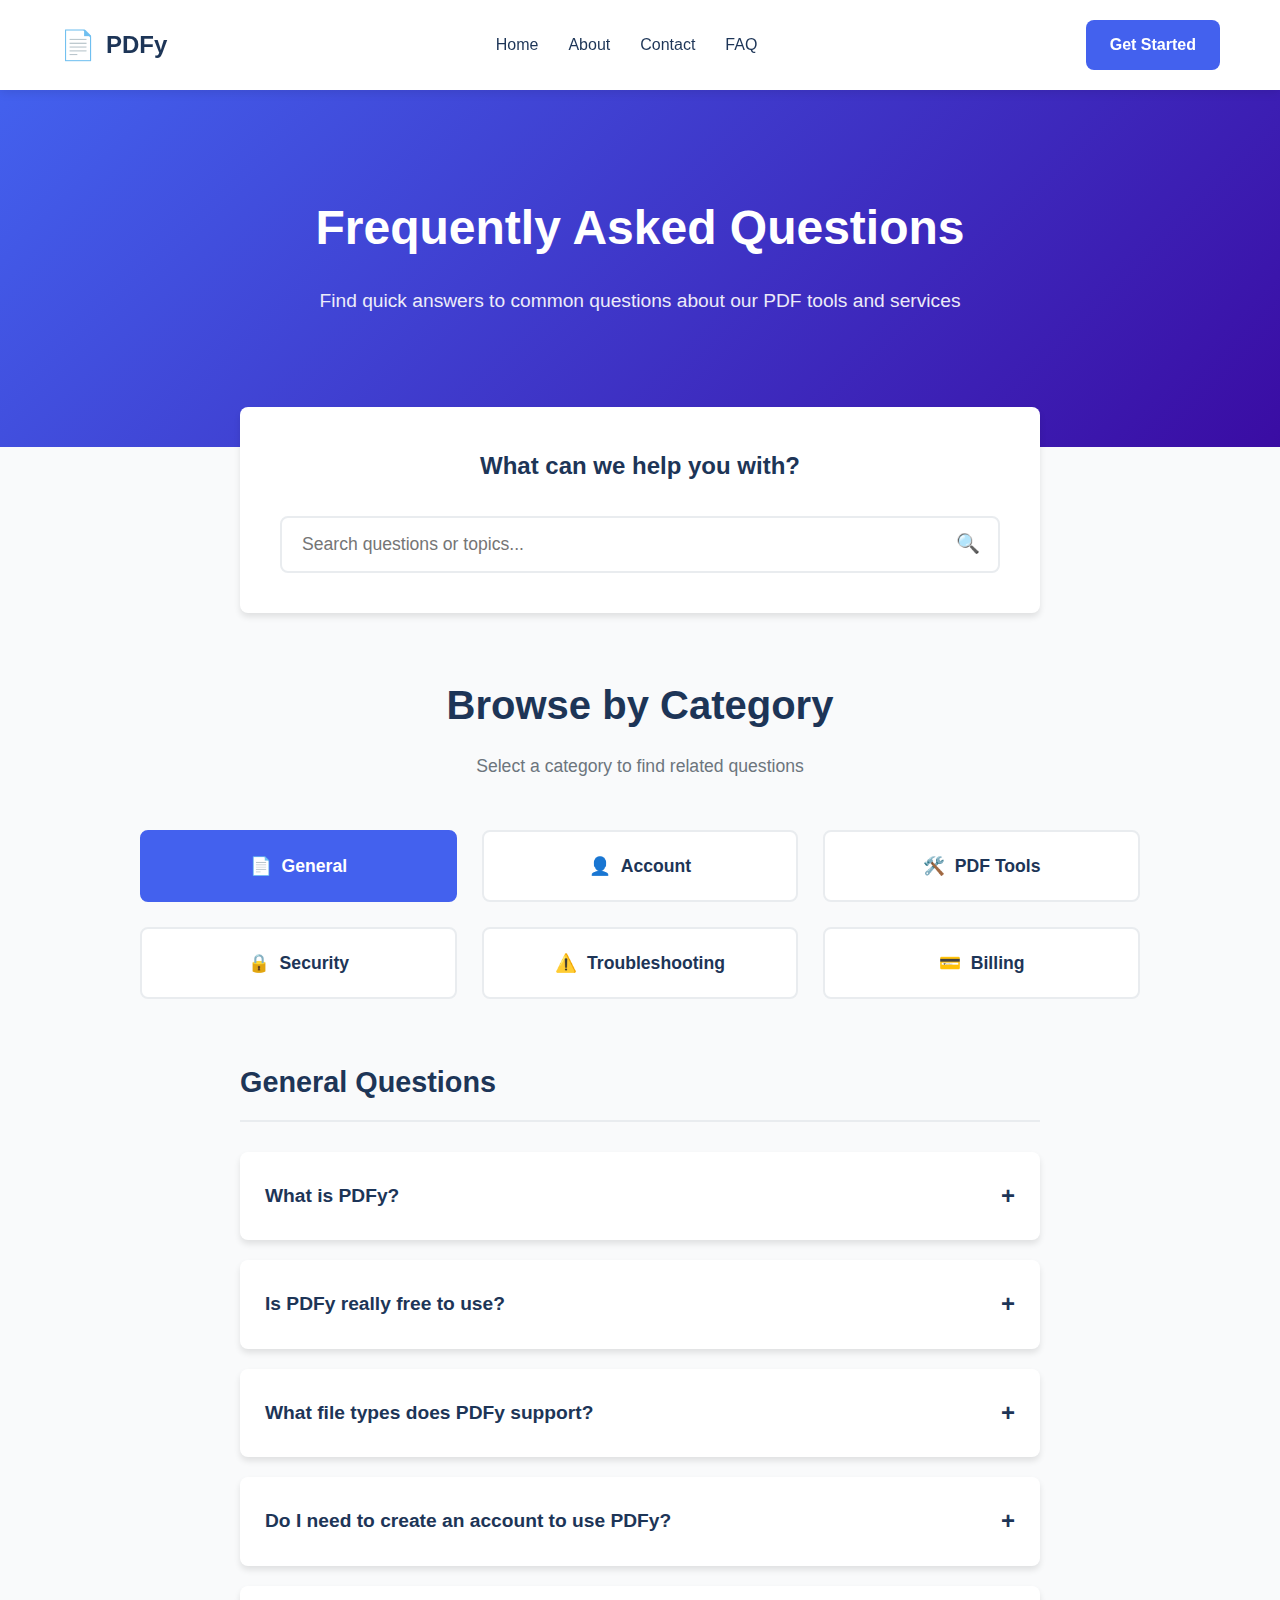
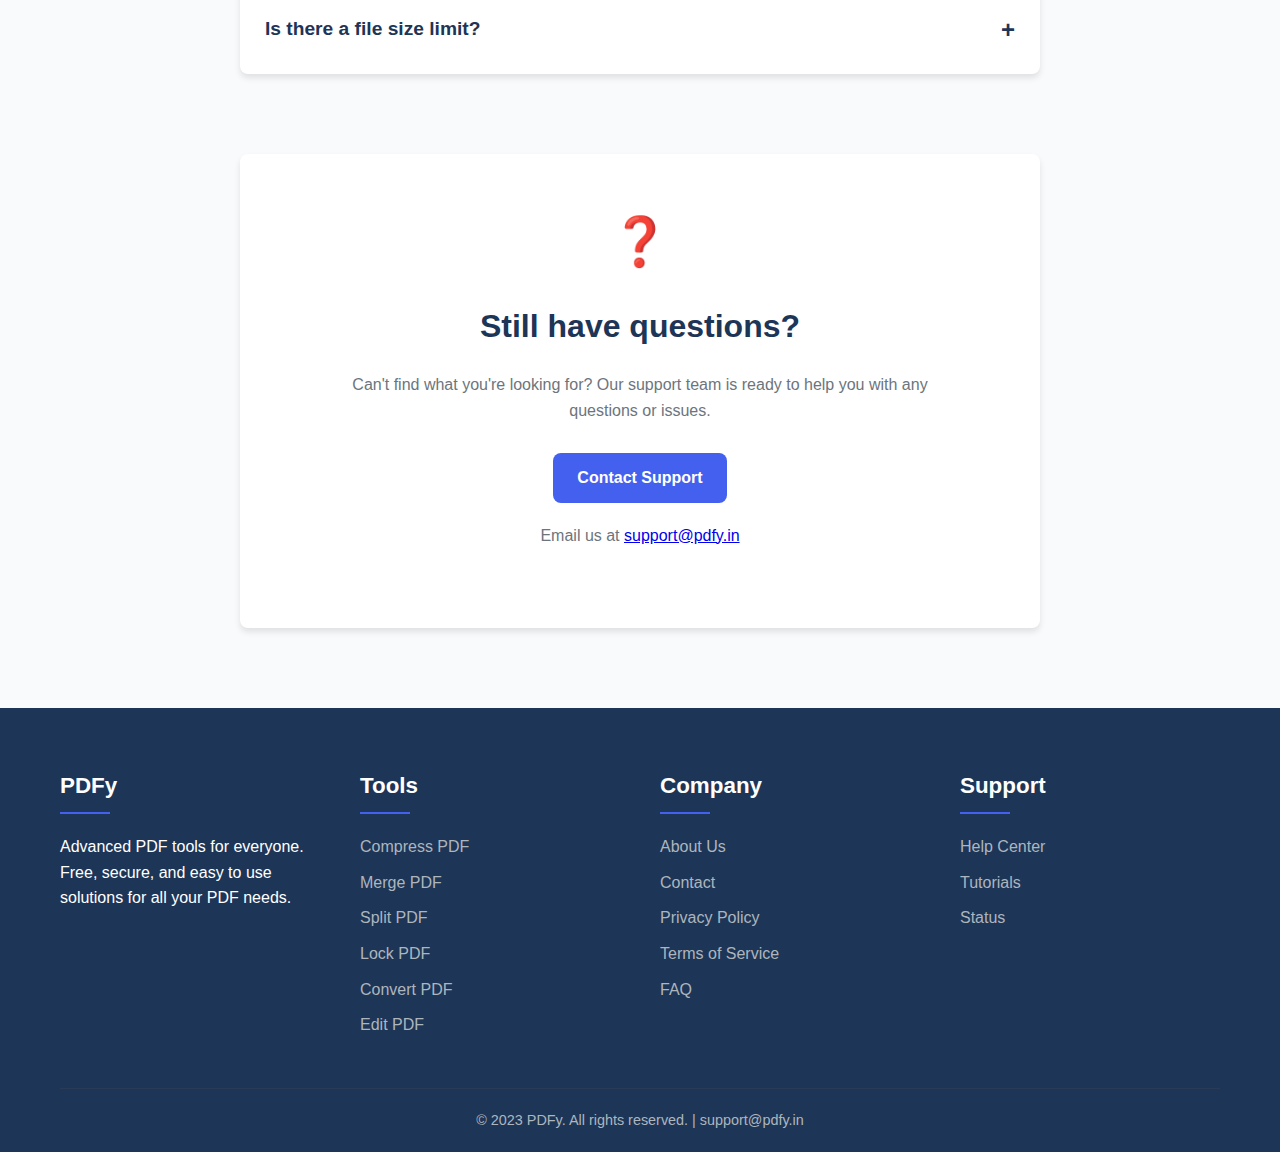
<file: templates/faq.html>
<!DOCTYPE html>
<html lang="en">
<head>
    <meta charset="UTF-8">
    <meta name="viewport" content="width=device-width, initial-scale=1.0">
    <title>Frequently Asked Questions | PDFy - PDF Tools</title>
    <meta name="description" content="Find answers to common questions about PDFy. Learn about our PDF tools, security, features, and account management.">
    <meta name="keywords" content="pdfy faq, pdf tools questions, pdf compression help, pdf merge faq, pdfy support">
    
    <!-- Open Graph / Facebook -->
    <meta property="og:type" content="website">
    <meta property="og:title" content="Frequently Asked Questions | PDFy - PDF Tools">
    <meta property="og:description" content="Get answers to common questions about compressing, merging, converting, and editing PDF files with PDFy.">
    
    <!-- Twitter -->
    <meta property="twitter:card" content="summary_large_image">
    <meta property="twitter:title" content="Frequently Asked Questions | PDFy - PDF Tools">
    <meta property="twitter:description" content="Find solutions and information about all PDFy tools in our comprehensive FAQ section.">
    
    <style>
        :root {
            --primary: #4361ee;
            --primary-dark: #3a56d4;
            --secondary: #f72585;
            --dark: #1d3557;
            --light: #f8f9fa;
            --gray: #6c757d;
            --light-gray: #e9ecef;
            --border-radius: 8px;
            --box-shadow: 0 4px 6px rgba(0, 0, 0, 0.1);
            --transition: all 0.3s ease;
        }
        
        * {
            margin: 0;
            padding: 0;
            box-sizing: border-box;
        }
        
        body {
            font-family: 'Segoe UI', Tahoma, Geneva, Verdana, sans-serif;
            line-height: 1.6;
            color: #333;
            background-color: #f9fafb;
        }
        
        .container {
            width: 100%;
            max-width: 1200px;
            margin: 0 auto;
            padding: 0 20px;
        }
        
        /* Header Styles */
        header {
            background-color: white;
            box-shadow: 0 2px 10px rgba(0, 0, 0, 0.1);
            position: sticky;
            top: 0;
            z-index: 100;
        }
        
        .navbar {
            display: flex;
            justify-content: space-between;
            align-items: center;
            padding: 20px 0;
        }
        
        .logo {
            display: flex;
            align-items: center;
            text-decoration: none;
            font-weight: 700;
            font-size: 1.5rem;
            color: var(--dark);
        }
        
        .logo-icon {
            margin-right: 10px;
            font-size: 1.8rem;
        }
        
        .nav-links {
            display: flex;
            gap: 30px;
        }
        
        .nav-links a {
            text-decoration: none;
            color: var(--dark);
            font-weight: 500;
            transition: var(--transition);
        }
        
        .nav-links a:hover {
            color: var(--primary);
        }
        
        .btn {
            display: inline-block;
            padding: 12px 24px;
            border-radius: var(--border-radius);
            text-decoration: none;
            font-weight: 600;
            cursor: pointer;
            transition: var(--transition);
            text-align: center;
            border: none;
        }
        
        .btn-primary {
            background-color: var(--primary);
            color: white;
        }
        
        .btn-primary:hover {
            background-color: var(--primary-dark);
            transform: translateY(-2px);
        }
        
        .btn-outline {
            background-color: transparent;
            border: 2px solid var(--primary);
            color: var(--primary);
        }
        
        .btn-outline:hover {
            background-color: var(--primary);
            color: white;
        }
        
        /* FAQ Hero Section */
        .faq-hero {
            background: linear-gradient(135deg, #4361ee 0%, #3a0ca3 100%);
            color: white;
            padding: 100px 0;
            text-align: center;
        }
        
        .faq-hero h1 {
            font-size: 3rem;
            margin-bottom: 20px;
            font-weight: 800;
        }
        
        .faq-hero p {
            font-size: 1.2rem;
            max-width: 700px;
            margin: 0 auto 30px;
            opacity: 0.9;
        }
        
        /* Search Section */
        .search-section {
            background: white;
            border-radius: var(--border-radius);
            padding: 40px;
            margin: -40px auto 60px;
            max-width: 800px;
            box-shadow: var(--box-shadow);
            position: relative;
            z-index: 10;
        }
        
        .search-container {
            position: relative;
        }
        
        .search-input {
            width: 100%;
            padding: 16px 20px;
            border: 2px solid var(--light-gray);
            border-radius: var(--border-radius);
            font-size: 1.1rem;
            padding-right: 50px;
            transition: var(--transition);
        }
        
        .search-input:focus {
            border-color: var(--primary);
            outline: none;
            box-shadow: 0 0 0 3px rgba(67, 97, 238, 0.2);
        }
        
        .search-icon {
            position: absolute;
            right: 20px;
            top: 50%;
            transform: translateY(-50%);
            color: var(--gray);
            font-size: 1.2rem;
        }
        
        /* FAQ Categories */
        .categories-section {
            margin-bottom: 60px;
        }
        
        .section-title {
            text-align: center;
            margin-bottom: 50px;
        }
        
        .section-title h2 {
            font-size: 2.5rem;
            color: var(--dark);
            margin-bottom: 15px;
        }
        
        .section-title p {
            color: var(--gray);
            font-size: 1.1rem;
            max-width: 700px;
            margin: 0 auto;
        }
        
        .categories-grid {
            display: grid;
            grid-template-columns: repeat(auto-fit, minmax(250px, 1fr));
            gap: 25px;
            max-width: 1000px;
            margin: 0 auto;
        }
        
        .category-btn {
            background: white;
            border: 2px solid var(--light-gray);
            border-radius: var(--border-radius);
            padding: 20px;
            text-align: center;
            font-weight: 600;
            font-size: 1.1rem;
            color: var(--dark);
            cursor: pointer;
            transition: var(--transition);
            display: flex;
            align-items: center;
            justify-content: center;
            gap: 10px;
        }
        
        .category-btn.active, .category-btn:hover {
            background-color: var(--primary);
            color: white;
            border-color: var(--primary);
        }
        
        /* FAQ Content */
        .faq-container {
            max-width: 800px;
            margin: 0 auto 80px;
        }
        
        .faq-category-title {
            font-size: 1.8rem;
            margin-bottom: 30px;
            color: var(--dark);
            padding-bottom: 15px;
            border-bottom: 2px solid var(--light-gray);
        }
        
        .faq-item {
            background: white;
            border-radius: var(--border-radius);
            margin-bottom: 20px;
            box-shadow: var(--box-shadow);
            overflow: hidden;
        }
        
        .faq-question {
            padding: 25px;
            font-size: 1.2rem;
            font-weight: 600;
            color: var(--dark);
            cursor: pointer;
            display: flex;
            justify-content: space-between;
            align-items: center;
            transition: var(--transition);
        }
        
        .faq-question:hover {
            background-color: rgba(67, 97, 238, 0.05);
        }
        
        .faq-answer {
            padding: 0 25px;
            max-height: 0;
            overflow: hidden;
            transition: max-height 0.3s ease, padding 0.3s ease;
        }
        
        .faq-answer-content {
            padding-bottom: 25px;
            color: #444;
        }
        
        .faq-answer.active {
            padding: 0 25px;
            max-height: 1000px;
        }
        
        .faq-icon {
            font-size: 1.5rem;
            transition: var(--transition);
            min-width: 30px;
            text-align: right;
        }
        
        .faq-icon.active {
            transform: rotate(45deg);
        }
        
        /* Contact Support */
        .support-section {
            background: white;
            border-radius: var(--border-radius);
            padding: 50px;
            box-shadow: var(--box-shadow);
            max-width: 800px;
            margin: 0 auto;
            text-align: center;
        }
        
        .support-icon {
            font-size: 3rem;
            color: var(--primary);
            margin-bottom: 20px;
        }
        
        .support-section h2 {
            font-size: 2rem;
            margin-bottom: 20px;
            color: var(--dark);
        }
        
        .support-section p {
            color: var(--gray);
            margin-bottom: 30px;
            max-width: 600px;
            margin-left: auto;
            margin-right: auto;
        }
        
        /* Footer */
        footer {
            background-color: var(--dark);
            color: white;
            padding: 60px 0 20px;
            margin-top: 80px;
        }
        
        .footer-grid {
            display: grid;
            grid-template-columns: repeat(auto-fit, minmax(250px, 1fr));
            gap: 40px;
            margin-bottom: 40px;
        }
        
        .footer-col h3 {
            font-size: 1.4rem;
            margin-bottom: 20px;
            position: relative;
            padding-bottom: 10px;
        }
        
        .footer-col h3::after {
            content: '';
            position: absolute;
            bottom: 0;
            left: 0;
            width: 50px;
            height: 2px;
            background-color: var(--primary);
        }
        
        .footer-links {
            list-style: none;
        }
        
        .footer-links li {
            margin-bottom: 10px;
        }
        
        .footer-links a {
            color: #adb5bd;
            text-decoration: none;
            transition: var(--transition);
        }
        
        .footer-links a:hover {
            color: white;
            padding-left: 5px;
        }
        
        .copyright {
            text-align: center;
            padding-top: 20px;
            border-top: 1px solid #2b3a57;
            color: #adb5bd;
            font-size: 0.9rem;
        }
        
        /* Responsive Design */
        @media (max-width: 992px) {
            .faq-hero h1 {
                font-size: 2.5rem;
            }
        }
        
        @media (max-width: 768px) {
            .nav-links {
                display: none;
            }
            
            .faq-hero {
                padding: 70px 0;
            }
            
            .faq-hero h1 {
                font-size: 2rem;
            }
            
            .section-title h2 {
                font-size: 2rem;
            }
            
            .search-section {
                padding: 30px 20px;
            }
            
            .support-section {
                padding: 30px;
            }
        }
        
        @media (max-width: 480px) {
            .faq-hero {
                padding: 50px 0;
            }
            
            .faq-question {
                padding: 20px;
                font-size: 1.1rem;
            }
            
            .faq-answer-content {
                font-size: 0.95rem;
            }
        }
    </style>
</head>
<body>
    <!-- Header Section -->
    <header>
        <div class="container">
            <div class="navbar">
                <a href="index.html" class="logo">
                    <span class="logo-icon">📄</span>
                    <span>PDFy</span>
                </a>
                <div class="nav-links">
                    <a href="index.html">Home</a>
                    <a href="about.html">About</a>
                    <a href="contact.html">Contact</a>
                    <a href="faq.html">FAQ</a>
                </div>
                <div>
                    <a href="index.html" class="btn btn-primary">Get Started</a>
                </div>
            </div>
        </div>
    </header>

    <!-- FAQ Hero Section -->
    <section class="faq-hero">
        <div class="container">
            <h1>Frequently Asked Questions</h1>
            <p>Find quick answers to common questions about our PDF tools and services</p>
        </div>
    </section>

    <!-- Search Section -->
    <section class="container">
        <div class="search-section">
            <h2 style="text-align: center; margin-bottom: 30px; color: var(--dark);">What can we help you with?</h2>
            <div class="search-container">
                <input type="text" class="search-input" placeholder="Search questions or topics...">
                <span class="search-icon">🔍</span>
            </div>
        </div>
    </section>

    <!-- FAQ Categories -->
    <section class="categories-section">
        <div class="container">
            <div class="section-title">
                <h2>Browse by Category</h2>
                <p>Select a category to find related questions</p>
            </div>
            
            <div class="categories-grid">
                <div class="category-btn active" data-category="general">
                    <span>📄</span> General
                </div>
                <div class="category-btn" data-category="account">
                    <span>👤</span> Account
                </div>
                <div class="category-btn" data-category="tools">
                    <span>🛠️</span> PDF Tools
                </div>
                <div class="category-btn" data-category="security">
                    <span>🔒</span> Security
                </div>
                <div class="category-btn" data-category="troubleshooting">
                    <span>⚠️</span> Troubleshooting
                </div>
                <div class="category-btn" data-category="billing">
                    <span>💳</span> Billing
                </div>
            </div>
        </div>
    </section>

    <!-- FAQ Content -->
    <section class="container">
        <div class="faq-container">
            <!-- General Questions -->
            <div class="faq-category" id="general-category">
                <h3 class="faq-category-title">General Questions</h3>
                
                <div class="faq-item">
                    <div class="faq-question">
                        What is PDFy?
                        <span class="faq-icon">+</span>
                    </div>
                    <div class="faq-answer">
                        <div class="faq-answer-content">
                            PDFy is a free online platform that provides a suite of tools for working with PDF documents. Our tools include PDF compression, merging, splitting, conversion, editing, and security features. All tools are accessible directly in your web browser with no installation required.
                        </div>
                    </div>
                </div>
                
                <div class="faq-item">
                    <div class="faq-question">
                        Is PDFy really free to use?
                        <span class="faq-icon">+</span>
                    </div>
                    <div class="faq-answer">
                        <div class="faq-answer-content">
                            Yes, PDFy is completely free to use. We offer all our core PDF tools without any cost, registration requirements, or watermarks on your documents. We may offer premium features in the future, but our current toolset will remain free.
                        </div>
                    </div>
                </div>
                
                <div class="faq-item">
                    <div class="faq-question">
                        What file types does PDFy support?
                        <span class="faq-icon">+</span>
                    </div>
                    <div class="faq-answer">
                        <div class="faq-answer-content">
                            PDFy supports a wide range of file formats including:
                            <ul style="margin: 15px 0 15px 30px;">
                                <li>PDF (Portable Document Format)</li>
                                <li>DOC and DOCX (Microsoft Word)</li>
                                <li>PPT and PPTX (Microsoft PowerPoint)</li>
                                <li>XLS and XLSX (Microsoft Excel)</li>
                                <li>JPG, JPEG, PNG (Image formats)</li>
                                <li>TXT (Plain Text)</li>
                            </ul>
                            Our conversion tools allow you to convert between these formats.
                        </div>
                    </div>
                </div>
                
                <div class="faq-item">
                    <div class="faq-question">
                        Do I need to create an account to use PDFy?
                        <span class="faq-icon">+</span>
                    </div>
                    <div class="faq-answer">
                        <div class="faq-answer-content">
                            No, you don't need to create an account to use PDFy's core features. You can upload, process, and download your files without any registration. If we introduce premium features in the future, account creation might be required for those specific features, but the basic tools will remain accessible without an account.
                        </div>
                    </div>
                </div>
                
                <div class="faq-item">
                    <div class="faq-question">
                        Is there a file size limit?
                        <span class="faq-icon">+</span>
                    </div>
                    <div class="faq-answer">
                        <div class="faq-answer-content">
                            Yes, for optimal performance, we currently have a file size limit of 100MB per file. This limit applies to both individual files and the total size when processing multiple files simultaneously. If you need to process larger files, you can split them into smaller parts using our split tool.
                        </div>
                    </div>
                </div>
            </div>
            
            <!-- PDF Tools Questions -->
            <div class="faq-category" id="tools-category" style="display: none;">
                <h3 class="faq-category-title">PDF Tools</h3>
                
                <div class="faq-item">
                    <div class="faq-question">
                        How do I compress a PDF file?
                        <span class="faq-icon">+</span>
                    </div>
                    <div class="faq-answer">
                        <div class="faq-answer-content">
                            To compress a PDF file:
                            <ol style="margin: 15px 0 15px 30px;">
                                <li>Go to the Compress PDF tool on our website</li>
                                <li>Upload your PDF file (drag and drop or click to browse)</li>
                                <li>Select your desired compression level (low, medium, high)</li>
                                <li>Click the "Compress PDF" button</li>
                                <li>Download your compressed file when processing is complete</li>
                            </ol>
                            The compression process typically takes just a few seconds, depending on file size.
                        </div>
                    </div>
                </div>
                
                <div class="faq-item">
                    <div class="faq-question">
                        How can I merge multiple PDF files?
                        <span class="faq-icon">+</span>
                    </div>
                    <div class="faq-answer">
                        <div class="faq-answer-content">
                            To merge PDF files:
                            <ol style="margin: 15px 0 15px 30px;">
                                <li>Navigate to the Merge PDF tool</li>
                                <li>Upload all PDF files you want to merge (you can upload multiple files at once)</li>
                                <li>Arrange the files in your desired order</li>
                                <li>Click the "Merge PDF" button</li>
                                <li>Download your merged PDF document</li>
                            </ol>
                            You can merge up to 20 PDF files at once with a total size limit of 100MB.
                        </div>
                    </div>
                </div>
                
                <div class="faq-item">
                    <div class="faq-question">
                        Can I convert a PDF to Word document?
                        <span class="faq-icon">+</span>
                    </div>
                    <div class="faq-answer">
                        <div class="faq-answer-content">
                            Yes, you can easily convert PDF files to Word format:
                            <ol style="margin: 15px 0 15px 30px;">
                                <li>Go to the Convert PDF tool</li>
                                <li>Upload your PDF file</li>
                                <li>Select "Word Document (.docx)" as the output format</li>
                                <li>Click the "Convert" button</li>
                                <li>Download your converted Word document</li>
                            </ol>
                            Our converter preserves text formatting, images, and layout as accurately as possible.
                        </div>
                    </div>
                </div>
                
                <div class="faq-item">
                    <div class="faq-question">
                        How do I protect a PDF with a password?
                        <span class="faq-icon">+</span>
                    </div>
                    <div class="faq-answer">
                        <div class="faq-answer-content">
                            To password-protect a PDF:
                            <ol style="margin: 15px 0 15px 30px;">
                                <li>Access the Lock PDF tool</li>
                                <li>Upload your PDF file</li>
                                <li>Enter a strong password (twice for confirmation)</li>
                                <li>Set permissions (printing, copying text, etc.) if desired</li>
                                <li>Click "Protect PDF"</li>
                                <li>Download your secured PDF file</li>
                            </ol>
                            Remember to keep your password safe - we don't store it and can't recover it if lost.
                        </div>
                    </div>
                </div>
                
                <div class="faq-item">
                    <div class="faq-question">
                        Can I edit text in a PDF document?
                        <span class="faq-icon">+</span>
                    </div>
                    <div class="faq-answer">
                        <div class="faq-answer-content">
                            Yes, with our Edit PDF tool you can:
                            <ul style="margin: 15px 0 15px 30px;">
                                <li>Add, edit, or delete text</li>
                                <li>Insert images and shapes</li>
                                <li>Highlight or underline text</li>
                                <li>Add annotations and comments</li>
                                <li>Insert or remove pages</li>
                            </ul>
                            Simply upload your PDF, make your edits using our intuitive editor, and download the modified document. Note that editing scanned PDFs requires OCR technology which is currently not available in our free version.
                        </div>
                    </div>
                </div>
            </div>
            
            <!-- Security Questions -->
            <div class="faq-category" id="security-category" style="display: none;">
                <h3 class="faq-category-title">Security & Privacy</h3>
                
                <div class="faq-item">
                    <div class="faq-question">
                        Is my data secure with PDFy?
                        <span class="faq-icon">+</span>
                    </div>
                    <div class="faq-answer">
                        <div class="faq-answer-content">
                            Absolutely. We take security seriously:
                            <ul style="margin: 15px 0 15px 30px;">
                                <li>All file transfers use SSL encryption</li>
                                <li>Uploaded files are stored on secure servers with limited access</li>
                                <li>Files are automatically deleted within 1 hour after processing</li>
                                <li>We never share your files with third parties</li>
                                <li>We don't scan or analyze your document content</li>
                            </ul>
                            You can read more in our <a href="privacy.html">Privacy Policy</a>.
                        </div>
                    </div>
                </div>
                
                <div class="faq-item">
                    <div class="faq-question">
                        How long do you keep my files?
                        <span class="faq-icon">+</span>
                    </div>
                    <div class="faq-answer">
                        <div class="faq-answer-content">
                            We automatically delete all uploaded files and processed output within 1 hour after processing completes. We don't archive or store your documents long-term. Our system is designed to process files temporarily and then permanently remove them from our servers.
                        </div>
                    </div>
                </div>
                
                <div class="faq-item">
                    <div class="faq-question">
                        Can you access the content of my PDF files?
                        <span class="faq-icon">+</span>
                    </div>
                    <div class="faq-answer">
                        <div class="faq-answer-content">
                            No, we do not access, read, or analyze the content of your documents. Our systems process files automatically without human interaction. We only access metadata necessary for processing (file type, size, etc.), not the actual content of your documents.
                        </div>
                    </div>
                </div>
            </div>
            
            <!-- Troubleshooting Questions -->
            <div class="faq-category" id="troubleshooting-category" style="display: none;">
                <h3 class="faq-category-title">Troubleshooting</h3>
                
                <div class="faq-item">
                    <div class="faq-question">
                        Why won't my file upload?
                        <span class="faq-icon">+</span>
                    </div>
                    <div class="faq-answer">
                        <div class="faq-answer-content">
                            If you're having trouble uploading files:
                            <ul style="margin: 15px 0 15px 30px;">
                                <li><strong>Check file size:</strong> Ensure your file is under 100MB</li>
                                <li><strong>Check file type:</strong> We support PDF, DOC/DOCX, PPT/PPTX, XLS/XLSX, JPG, PNG</li>
                                <li><strong>Browser issues:</strong> Try updating your browser or using a different browser</li>
                                <li><strong>Internet connection:</strong> Ensure you have a stable connection</li>
                                <li><strong>Firewall/ad blockers:</strong> Disable temporarily to see if they're causing issues</li>
                            </ul>
                            If problems persist, please contact our support team.
                        </div>
                    </div>
                </div>
                
                <div class="faq-item">
                    <div class="faq-question">
                        Why is my processed file taking so long to download?
                        <span class="faq-icon">+</span>
                    </div>
                    <div class="faq-answer">
                        <div class="faq-answer-content">
                            Slow downloads can be caused by:
                            <ul style="margin: 15px 0 15px 30px;">
                                <li><strong>Large file size:</strong> Even compressed files can be substantial</li>
                                <li><strong>Internet speed:</strong> Check your connection speed</li>
                                <li><strong>Browser issues:</strong> Try a different browser or clear cache</li>
                                <li><strong>Server load:</strong> During peak times, downloads might be slower</li>
                            </ul>
                            If the download fails, try again after a few minutes. The file remains available for 1 hour after processing.
                        </div>
                    </div>
                </div>
            </div>
        </div>
    </section>

    <!-- Contact Support -->
    <section class="container">
        <div class="support-section">
            <div class="support-icon">❓</div>
            <h2>Still have questions?</h2>
            <p>Can't find what you're looking for? Our support team is ready to help you with any questions or issues.</p>
            <a href="contact.html" class="btn btn-primary">Contact Support</a>
            <p style="margin-top: 20px; font-size: 1rem;">Email us at <a href="mailto:support@pdfy.in">support@pdfy.in</a></p>
        </div>
    </section>

    <!-- Footer -->
    <footer>
        <div class="container">
            <div class="footer-grid">
                <div class="footer-col">
                    <h3>PDFy</h3>
                    <p>Advanced PDF tools for everyone. Free, secure, and easy to use solutions for all your PDF needs.</p>
                </div>
                
                <div class="footer-col">
                    <h3>Tools</h3>
                    <ul class="footer-links">
                        <li><a href="index.html">Compress PDF</a></li>
                        <li><a href="index.html">Merge PDF</a></li>
                        <li><a href="index.html">Split PDF</a></li>
                        <li><a href="index.html">Lock PDF</a></li>
                        <li><a href="index.html">Convert PDF</a></li>
                        <li><a href="index.html">Edit PDF</a></li>
                    </ul>
                </div>
                
                <div class="footer-col">
                    <h3>Company</h3>
                    <ul class="footer-links">
                        <li><a href="about.html">About Us</a></li>
                        <li><a href="contact.html">Contact</a></li>
                        <li><a href="privacy.html">Privacy Policy</a></li>
                        <li><a href="terms.html">Terms of Service</a></li>
                        <li><a href="faq.html">FAQ</a></li>
                    </ul>
                </div>
                
                <div class="footer-col">
                    <h3>Support</h3>
                    <ul class="footer-links">
                        <li><a href="help.html">Help Center</a></li>
                        <li><a href="#">Tutorials</a></li>
                        <li><a href="#">Status</a></li>
                    </ul>
                </div>
            </div>
            
            <div class="copyright">
                <p>&copy; 2023 PDFy. All rights reserved. | support@pdfy.in</p>
            </div>
        </div>
    </footer>

    <script>
        // FAQ toggle functionality
        document.querySelectorAll('.faq-question').forEach(question => {
            question.addEventListener('click', () => {
                const answer = question.nextElementSibling;
                const icon = question.querySelector('.faq-icon');
                
                answer.classList.toggle('active');
                icon.classList.toggle('active');
            });
        });
        
        // Category switching
        const categoryButtons = document.querySelectorAll('.category-btn');
        const categorySections = {
            'general': document.getElementById('general-category'),
            'tools': document.getElementById('tools-category'),
            'security': document.getElementById('security-category'),
            'troubleshooting': document.getElementById('troubleshooting-category')
        };
        
        categoryButtons.forEach(button => {
            button.addEventListener('click', () => {
                const category = button.getAttribute('data-category');
                
                // Update active button
                categoryButtons.forEach(btn => btn.classList.remove('active'));
                button.classList.add('active');
                
                // Show selected category, hide others
                Object.values(categorySections).forEach(section => {
                    section.style.display = 'none';
                });
                
                if (categorySections[category]) {
                    categorySections[category].style.display = 'block';
                }
            });
        });
        
        // Search functionality
        document.querySelector('.search-input').addEventListener('keyup', function(e) {
            if (e.key === 'Enter') {
                const searchTerm = this.value.toLowerCase().trim();
                if (searchTerm) {
                    // In a real implementation, this would filter FAQs
                    alert(`Searching for: "${searchTerm}". In a real implementation, this would display matching FAQs.`);
                    this.value = '';
                }
            }
        });
    </script>
</body>
</html>
</file>
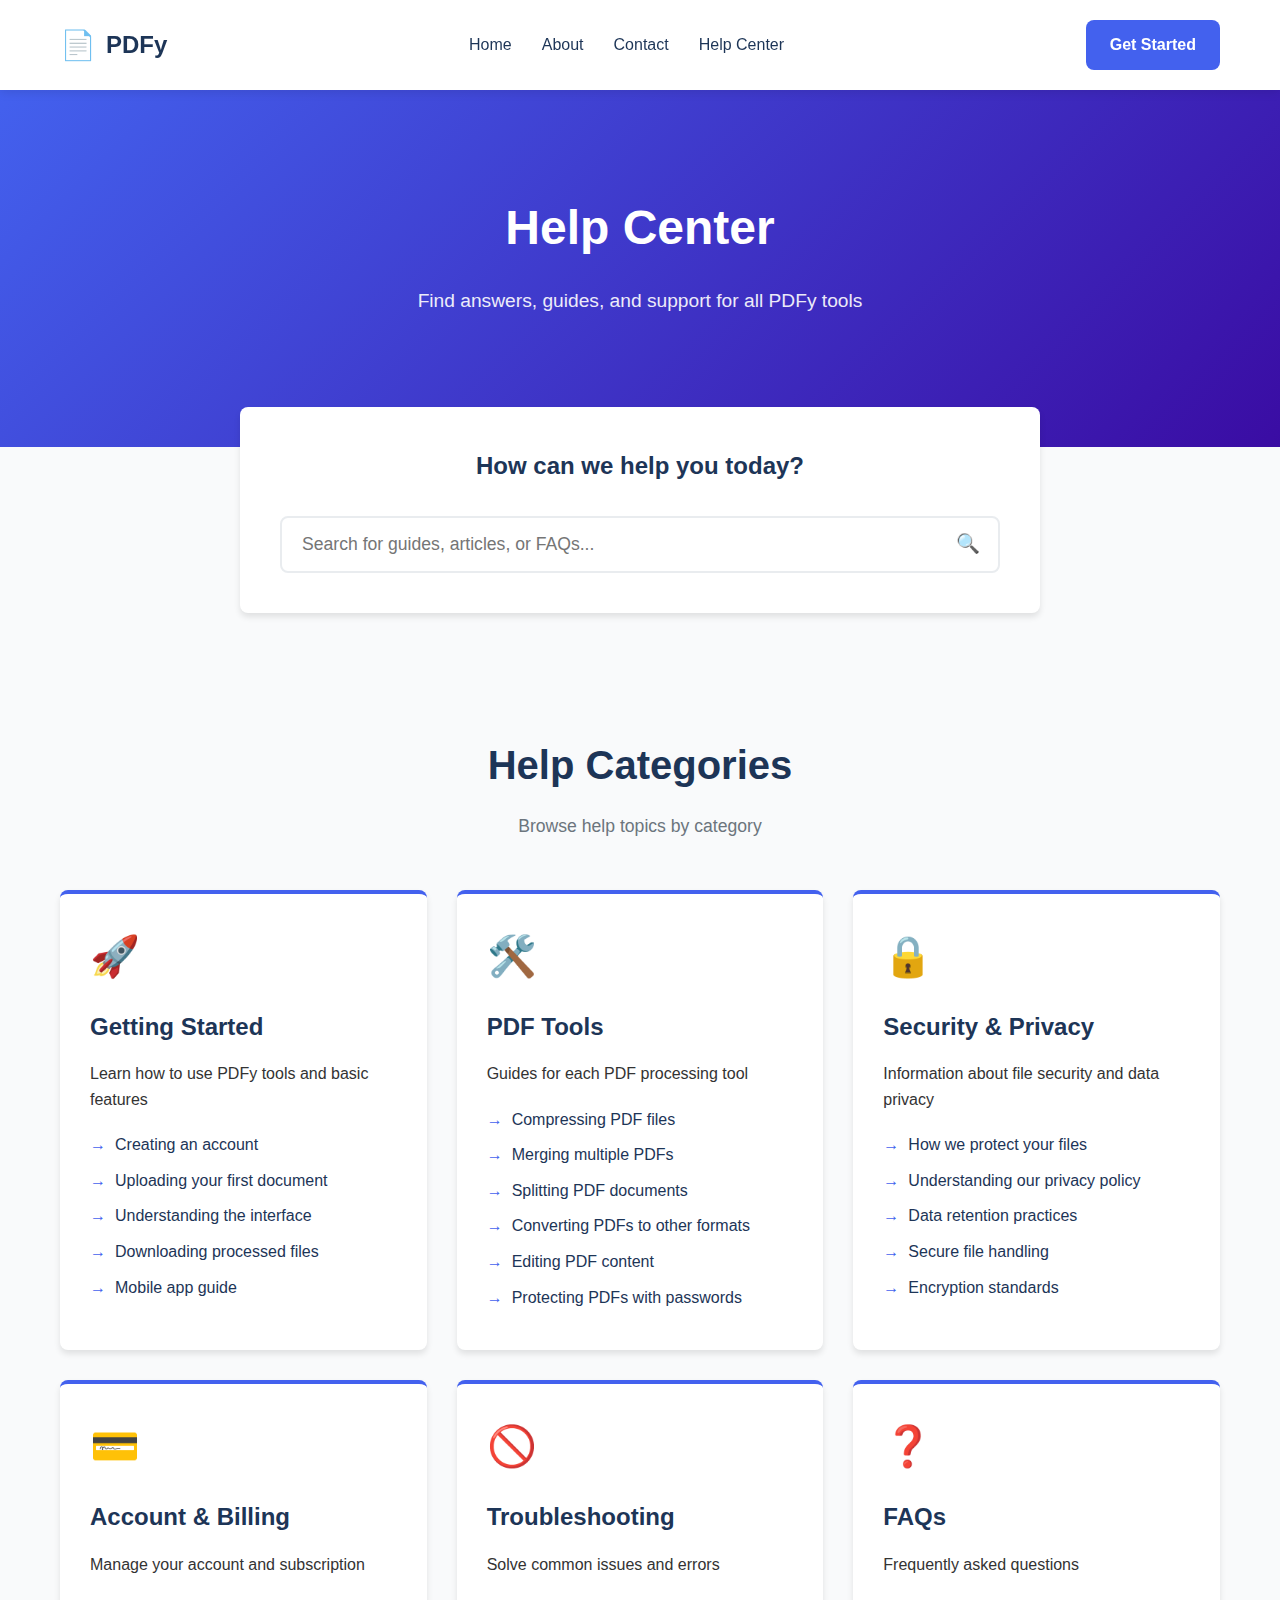
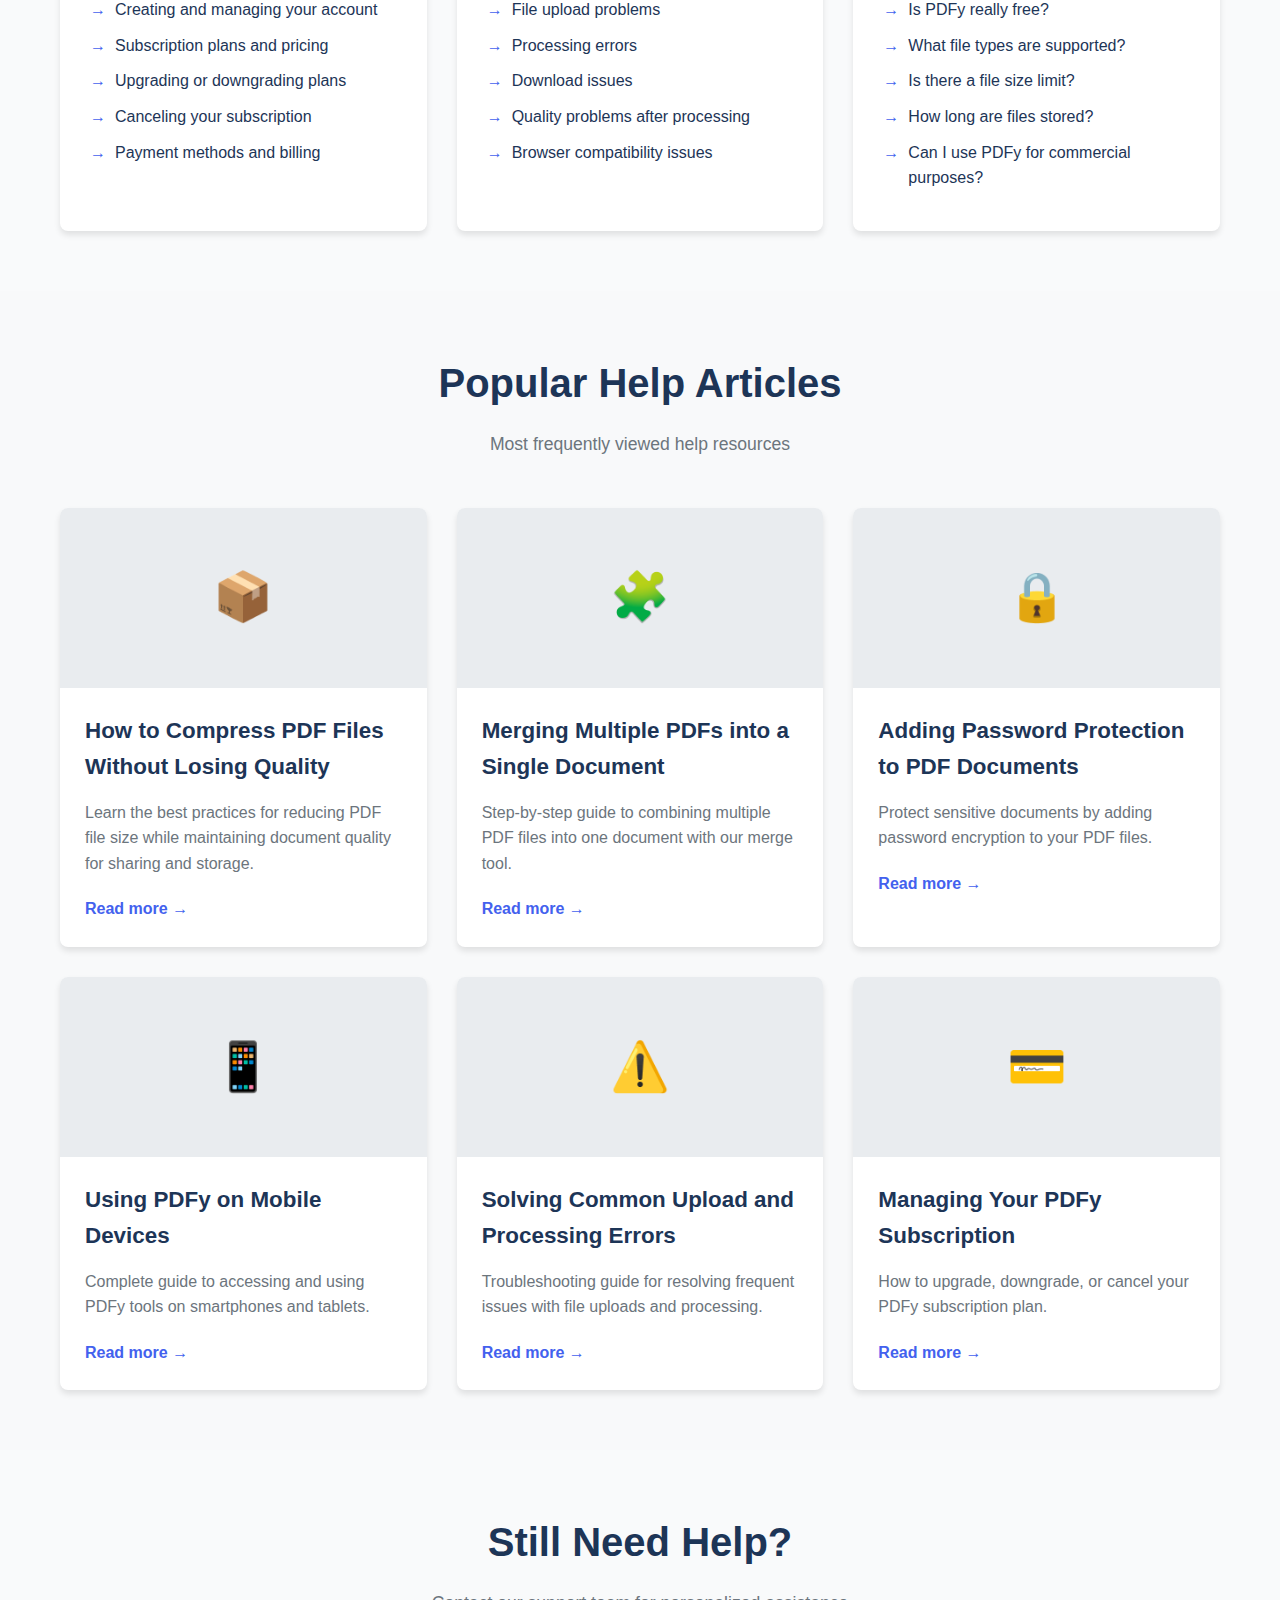
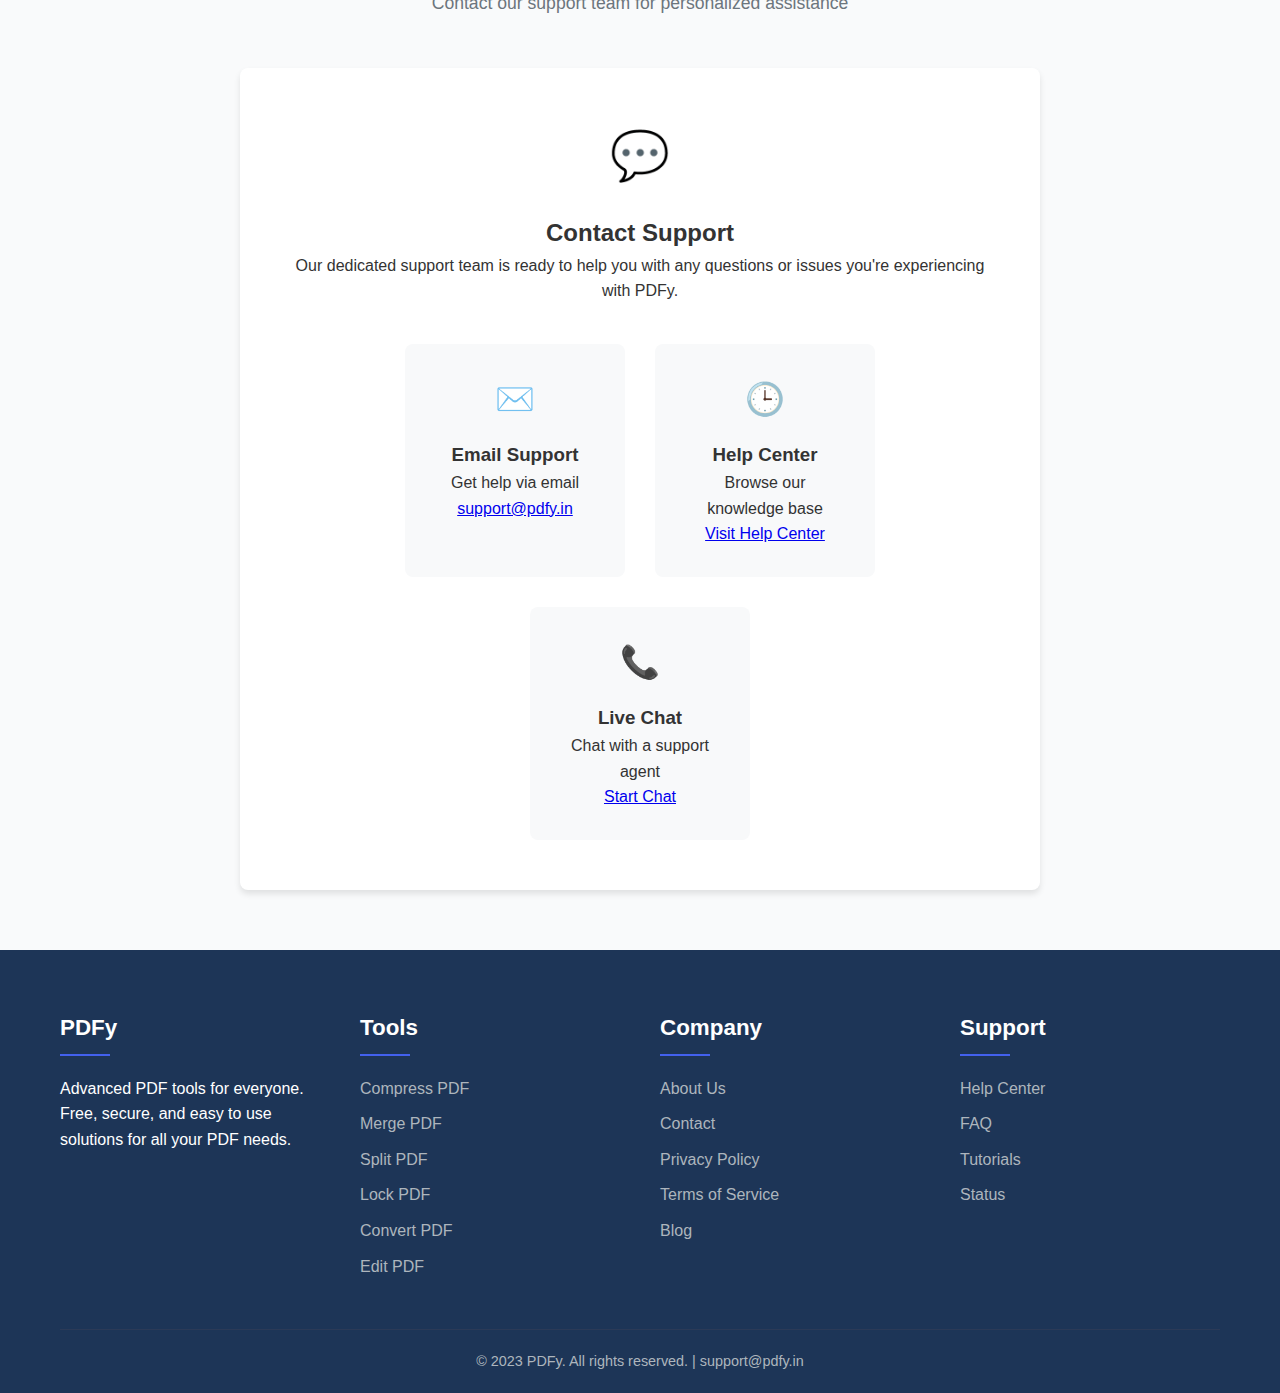
<file: templates/help.html>
<!DOCTYPE html>
<html lang="en">
<head>
    <meta charset="UTF-8">
    <meta name="viewport" content="width=device-width, initial-scale=1.0">
    <title>Help Center | PDFy - Support & Documentation</title>
    <meta name="description" content="Get help with PDFy tools. Find answers, guides, and support for compressing, merging, converting, and editing PDF files.">
    <meta name="keywords" content="pdfy help, pdf tools support, pdf compression help, merge pdf guide, pdf converter support">
    
    <!-- Open Graph / Facebook -->
    <meta property="og:type" content="website">
    <meta property="og:title" content="Help Center | PDFy - Support & Documentation">
    <meta property="og:description" content="Find answers and support for all PDFy tools. Guides, tutorials, and FAQs for PDF compression, conversion, and editing.">
    
    <!-- Twitter -->
    <meta property="twitter:card" content="summary_large_image">
    <meta property="twitter:title" content="Help Center | PDFy - Support & Documentation">
    <meta property="twitter:description" content="Get help with our PDF tools. Step-by-step guides and troubleshooting for all features.">
    
    <style>
        :root {
            --primary: #4361ee;
            --primary-dark: #3a56d4;
            --secondary: #f72585;
            --dark: #1d3557;
            --light: #f8f9fa;
            --gray: #6c757d;
            --light-gray: #e9ecef;
            --border-radius: 8px;
            --box-shadow: 0 4px 6px rgba(0, 0, 0, 0.1);
            --transition: all 0.3s ease;
        }
        
        * {
            margin: 0;
            padding: 0;
            box-sizing: border-box;
        }
        
        body {
            font-family: 'Segoe UI', Tahoma, Geneva, Verdana, sans-serif;
            line-height: 1.6;
            color: #333;
            background-color: #f9fafb;
        }
        
        .container {
            width: 100%;
            max-width: 1200px;
            margin: 0 auto;
            padding: 0 20px;
        }
        
        /* Header Styles */
        header {
            background-color: white;
            box-shadow: 0 2px 10px rgba(0, 0, 0, 0.1);
            position: sticky;
            top: 0;
            z-index: 100;
        }
        
        .navbar {
            display: flex;
            justify-content: space-between;
            align-items: center;
            padding: 20px 0;
        }
        
        .logo {
            display: flex;
            align-items: center;
            text-decoration: none;
            font-weight: 700;
            font-size: 1.5rem;
            color: var(--dark);
        }
        
        .logo-icon {
            margin-right: 10px;
            font-size: 1.8rem;
        }
        
        .nav-links {
            display: flex;
            gap: 30px;
        }
        
        .nav-links a {
            text-decoration: none;
            color: var(--dark);
            font-weight: 500;
            transition: var(--transition);
        }
        
        .nav-links a:hover {
            color: var(--primary);
        }
        
        .btn {
            display: inline-block;
            padding: 12px 24px;
            border-radius: var(--border-radius);
            text-decoration: none;
            font-weight: 600;
            cursor: pointer;
            transition: var(--transition);
            text-align: center;
            border: none;
        }
        
        .btn-primary {
            background-color: var(--primary);
            color: white;
        }
        
        .btn-primary:hover {
            background-color: var(--primary-dark);
            transform: translateY(-2px);
        }
        
        .btn-outline {
            background-color: transparent;
            border: 2px solid var(--primary);
            color: var(--primary);
        }
        
        .btn-outline:hover {
            background-color: var(--primary);
            color: white;
        }
        
        /* Help Hero Section */
        .help-hero {
            background: linear-gradient(135deg, #4361ee 0%, #3a0ca3 100%);
            color: white;
            padding: 100px 0;
            text-align: center;
        }
        
        .help-hero h1 {
            font-size: 3rem;
            margin-bottom: 20px;
            font-weight: 800;
        }
        
        .help-hero p {
            font-size: 1.2rem;
            max-width: 700px;
            margin: 0 auto 30px;
            opacity: 0.9;
        }
        
        /* Search Section */
        .search-section {
            background: white;
            border-radius: var(--border-radius);
            padding: 40px;
            margin: -40px auto 60px;
            max-width: 800px;
            box-shadow: var(--box-shadow);
            position: relative;
            z-index: 10;
        }
        
        .search-container {
            position: relative;
        }
        
        .search-input {
            width: 100%;
            padding: 16px 20px;
            border: 2px solid var(--light-gray);
            border-radius: var(--border-radius);
            font-size: 1.1rem;
            padding-right: 50px;
            transition: var(--transition);
        }
        
        .search-input:focus {
            border-color: var(--primary);
            outline: none;
            box-shadow: 0 0 0 3px rgba(67, 97, 238, 0.2);
        }
        
        .search-icon {
            position: absolute;
            right: 20px;
            top: 50%;
            transform: translateY(-50%);
            color: var(--gray);
            font-size: 1.2rem;
        }
        
        /* Categories Section */
        .section {
            padding: 60px 0;
        }
        
        .section-title {
            text-align: center;
            margin-bottom: 50px;
        }
        
        .section-title h2 {
            font-size: 2.5rem;
            color: var(--dark);
            margin-bottom: 15px;
        }
        
        .section-title p {
            color: var(--gray);
            font-size: 1.1rem;
            max-width: 700px;
            margin: 0 auto;
        }
        
        .categories-grid {
            display: grid;
            grid-template-columns: repeat(auto-fit, minmax(280px, 1fr));
            gap: 30px;
        }
        
        .category-card {
            background: white;
            border-radius: var(--border-radius);
            padding: 30px;
            box-shadow: var(--box-shadow);
            transition: var(--transition);
            border-top: 4px solid var(--primary);
        }
        
        .category-card:hover {
            transform: translateY(-10px);
            box-shadow: 0 10px 20px rgba(0, 0, 0, 0.1);
        }
        
        .category-icon {
            font-size: 2.5rem;
            margin-bottom: 20px;
            color: var(--primary);
        }
        
        .category-card h3 {
            font-size: 1.5rem;
            margin-bottom: 15px;
            color: var(--dark);
        }
        
        .category-card ul {
            list-style: none;
            margin-top: 20px;
        }
        
        .category-card li {
            margin-bottom: 10px;
            padding-left: 25px;
            position: relative;
        }
        
        .category-card li::before {
            content: "→";
            position: absolute;
            left: 0;
            color: var(--primary);
        }
        
        .category-card a {
            color: var(--dark);
            text-decoration: none;
            transition: var(--transition);
        }
        
        .category-card a:hover {
            color: var(--primary);
            text-decoration: underline;
        }
        
        /* Popular Articles */
        .popular-articles {
            background-color: var(--light);
        }
        
        .articles-grid {
            display: grid;
            grid-template-columns: repeat(auto-fit, minmax(350px, 1fr));
            gap: 30px;
        }
        
        .article-card {
            background: white;
            border-radius: var(--border-radius);
            overflow: hidden;
            box-shadow: var(--box-shadow);
            transition: var(--transition);
        }
        
        .article-card:hover {
            transform: translateY(-5px);
            box-shadow: 0 10px 20px rgba(0, 0, 0, 0.1);
        }
        
        .article-image {
            height: 180px;
            background-color: var(--light-gray);
            display: flex;
            align-items: center;
            justify-content: center;
            font-size: 3rem;
            color: var(--primary);
        }
        
        .article-content {
            padding: 25px;
        }
        
        .article-content h3 {
            font-size: 1.4rem;
            margin-bottom: 15px;
            color: var(--dark);
        }
        
        .article-content p {
            color: var(--gray);
            margin-bottom: 20px;
        }
        
        .read-more {
            color: var(--primary);
            text-decoration: none;
            font-weight: 600;
            display: flex;
            align-items: center;
            gap: 8px;
        }
        
        /* Contact Support */
        .support-section {
            background: white;
            border-radius: var(--border-radius);
            padding: 50px;
            box-shadow: var(--box-shadow);
            max-width: 800px;
            margin: 0 auto;
            text-align: center;
        }
        
        .support-icon {
            font-size: 3rem;
            color: var(--primary);
            margin-bottom: 20px;
        }
        
        .support-options {
            display: flex;
            justify-content: center;
            gap: 30px;
            margin-top: 40px;
            flex-wrap: wrap;
        }
        
        .support-option {
            background: var(--light);
            border-radius: var(--border-radius);
            padding: 30px;
            width: 220px;
            transition: var(--transition);
        }
        
        .support-option:hover {
            background: rgba(67, 97, 238, 0.05);
            transform: translateY(-5px);
        }
        
        .support-option-icon {
            font-size: 2rem;
            margin-bottom: 15px;
            color: var(--primary);
        }
        
        /* Footer */
        footer {
            background-color: var(--dark);
            color: white;
            padding: 60px 0 20px;
        }
        
        .footer-grid {
            display: grid;
            grid-template-columns: repeat(auto-fit, minmax(250px, 1fr));
            gap: 40px;
            margin-bottom: 40px;
        }
        
        .footer-col h3 {
            font-size: 1.4rem;
            margin-bottom: 20px;
            position: relative;
            padding-bottom: 10px;
        }
        
        .footer-col h3::after {
            content: '';
            position: absolute;
            bottom: 0;
            left: 0;
            width: 50px;
            height: 2px;
            background-color: var(--primary);
        }
        
        .footer-links {
            list-style: none;
        }
        
        .footer-links li {
            margin-bottom: 10px;
        }
        
        .footer-links a {
            color: #adb5bd;
            text-decoration: none;
            transition: var(--transition);
        }
        
        .footer-links a:hover {
            color: white;
            padding-left: 5px;
        }
        
        .copyright {
            text-align: center;
            padding-top: 20px;
            border-top: 1px solid #2b3a57;
            color: #adb5bd;
            font-size: 0.9rem;
        }
        
        /* Responsive Design */
        @media (max-width: 992px) {
            .help-hero h1 {
                font-size: 2.5rem;
            }
            
            .section {
                padding: 50px 0;
            }
        }
        
        @media (max-width: 768px) {
            .nav-links {
                display: none;
            }
            
            .help-hero {
                padding: 70px 0;
            }
            
            .help-hero h1 {
                font-size: 2rem;
            }
            
            .section-title h2 {
                font-size: 2rem;
            }
            
            .search-section {
                padding: 30px 20px;
            }
            
            .support-section {
                padding: 30px;
            }
        }
        
        @media (max-width: 480px) {
            .help-hero {
                padding: 50px 0;
            }
            
            .support-options {
                flex-direction: column;
                align-items: center;
            }
        }
    </style>
</head>
<body>
    <!-- Header Section -->
    <header>
        <div class="container">
            <div class="navbar">
                <a href="index.html" class="logo">
                    <span class="logo-icon">📄</span>
                    <span>PDFy</span>
                </a>
                <div class="nav-links">
                    <a href="index.html">Home</a>
                    <a href="about.html">About</a>
                    <a href="contact.html">Contact</a>
                    <a href="help.html">Help Center</a>
                </div>
                <div>
                    <a href="index.html" class="btn btn-primary">Get Started</a>
                </div>
            </div>
        </div>
    </header>

    <!-- Help Hero Section -->
    <section class="help-hero">
        <div class="container">
            <h1>Help Center</h1>
            <p>Find answers, guides, and support for all PDFy tools</p>
        </div>
    </section>

    <!-- Search Section -->
    <section class="container">
        <div class="search-section">
            <h2 style="text-align: center; margin-bottom: 30px; color: var(--dark);">How can we help you today?</h2>
            <div class="search-container">
                <input type="text" class="search-input" placeholder="Search for guides, articles, or FAQs...">
                <span class="search-icon">🔍</span>
            </div>
        </div>
    </section>

    <!-- Categories Section -->
    <section class="section">
        <div class="container">
            <div class="section-title">
                <h2>Help Categories</h2>
                <p>Browse help topics by category</p>
            </div>
            
            <div class="categories-grid">
                <div class="category-card">
                    <div class="category-icon">🚀</div>
                    <h3>Getting Started</h3>
                    <p>Learn how to use PDFy tools and basic features</p>
                    <ul>
                        <li><a href="#">Creating an account</a></li>
                        <li><a href="#">Uploading your first document</a></li>
                        <li><a href="#">Understanding the interface</a></li>
                        <li><a href="#">Downloading processed files</a></li>
                        <li><a href="#">Mobile app guide</a></li>
                    </ul>
                </div>
                
                <div class="category-card">
                    <div class="category-icon">🛠️</div>
                    <h3>PDF Tools</h3>
                    <p>Guides for each PDF processing tool</p>
                    <ul>
                        <li><a href="#">Compressing PDF files</a></li>
                        <li><a href="#">Merging multiple PDFs</a></li>
                        <li><a href="#">Splitting PDF documents</a></li>
                        <li><a href="#">Converting PDFs to other formats</a></li>
                        <li><a href="#">Editing PDF content</a></li>
                        <li><a href="#">Protecting PDFs with passwords</a></li>
                    </ul>
                </div>
                
                <div class="category-card">
                    <div class="category-icon">🔒</div>
                    <h3>Security & Privacy</h3>
                    <p>Information about file security and data privacy</p>
                    <ul>
                        <li><a href="#">How we protect your files</a></li>
                        <li><a href="#">Understanding our privacy policy</a></li>
                        <li><a href="#">Data retention practices</a></li>
                        <li><a href="#">Secure file handling</a></li>
                        <li><a href="#">Encryption standards</a></li>
                    </ul>
                </div>
                
                <div class="category-card">
                    <div class="category-icon">💳</div>
                    <h3>Account & Billing</h3>
                    <p>Manage your account and subscription</p>
                    <ul>
                        <li><a href="#">Creating and managing your account</a></li>
                        <li><a href="#">Subscription plans and pricing</a></li>
                        <li><a href="#">Upgrading or downgrading plans</a></li>
                        <li><a href="#">Canceling your subscription</a></li>
                        <li><a href="#">Payment methods and billing</a></li>
                    </ul>
                </div>
                
                <div class="category-card">
                    <div class="category-icon">🚫</div>
                    <h3>Troubleshooting</h3>
                    <p>Solve common issues and errors</p>
                    <ul>
                        <li><a href="#">File upload problems</a></li>
                        <li><a href="#">Processing errors</a></li>
                        <li><a href="#">Download issues</a></li>
                        <li><a href="#">Quality problems after processing</a></li>
                        <li><a href="#">Browser compatibility issues</a></li>
                    </ul>
                </div>
                
                <div class="category-card">
                    <div class="category-icon">❓</div>
                    <h3>FAQs</h3>
                    <p>Frequently asked questions</p>
                    <ul>
                        <li><a href="#">Is PDFy really free?</a></li>
                        <li><a href="#">What file types are supported?</a></li>
                        <li><a href="#">Is there a file size limit?</a></li>
                        <li><a href="#">How long are files stored?</a></li>
                        <li><a href="#">Can I use PDFy for commercial purposes?</a></li>
                    </ul>
                </div>
            </div>
        </div>
    </section>

    <!-- Popular Articles -->
    <section class="section popular-articles">
        <div class="container">
            <div class="section-title">
                <h2>Popular Help Articles</h2>
                <p>Most frequently viewed help resources</p>
            </div>
            
            <div class="articles-grid">
                <div class="article-card">
                    <div class="article-image">📦</div>
                    <div class="article-content">
                        <h3>How to Compress PDF Files Without Losing Quality</h3>
                        <p>Learn the best practices for reducing PDF file size while maintaining document quality for sharing and storage.</p>
                        <a href="#" class="read-more">Read more →</a>
                    </div>
                </div>
                
                <div class="article-card">
                    <div class="article-image">🧩</div>
                    <div class="article-content">
                        <h3>Merging Multiple PDFs into a Single Document</h3>
                        <p>Step-by-step guide to combining multiple PDF files into one document with our merge tool.</p>
                        <a href="#" class="read-more">Read more →</a>
                    </div>
                </div>
                
                <div class="article-card">
                    <div class="article-image">🔒</div>
                    <div class="article-content">
                        <h3>Adding Password Protection to PDF Documents</h3>
                        <p>Protect sensitive documents by adding password encryption to your PDF files.</p>
                        <a href="#" class="read-more">Read more →</a>
                    </div>
                </div>
                
                <div class="article-card">
                    <div class="article-image">📱</div>
                    <div class="article-content">
                        <h3>Using PDFy on Mobile Devices</h3>
                        <p>Complete guide to accessing and using PDFy tools on smartphones and tablets.</p>
                        <a href="#" class="read-more">Read more →</a>
                    </div>
                </div>
                
                <div class="article-card">
                    <div class="article-image">⚠️</div>
                    <div class="article-content">
                        <h3>Solving Common Upload and Processing Errors</h3>
                        <p>Troubleshooting guide for resolving frequent issues with file uploads and processing.</p>
                        <a href="#" class="read-more">Read more →</a>
                    </div>
                </div>
                
                <div class="article-card">
                    <div class="article-image">💳</div>
                    <div class="article-content">
                        <h3>Managing Your PDFy Subscription</h3>
                        <p>How to upgrade, downgrade, or cancel your PDFy subscription plan.</p>
                        <a href="#" class="read-more">Read more →</a>
                    </div>
                </div>
            </div>
        </div>
    </section>

    <!-- Contact Support -->
    <section class="section">
        <div class="container">
            <div class="section-title">
                <h2>Still Need Help?</h2>
                <p>Contact our support team for personalized assistance</p>
            </div>
            
            <div class="support-section">
                <div class="support-icon">💬</div>
                <h2>Contact Support</h2>
                <p>Our dedicated support team is ready to help you with any questions or issues you're experiencing with PDFy.</p>
                
                <div class="support-options">
                    <div class="support-option">
                        <div class="support-option-icon">✉️</div>
                        <h3>Email Support</h3>
                        <p>Get help via email</p>
                        <a href="mailto:support@pdfy.in">support@pdfy.in</a>
                    </div>
                    
                    <div class="support-option">
                        <div class="support-option-icon">🕒</div>
                        <h3>Help Center</h3>
                        <p>Browse our knowledge base</p>
                        <a href="#">Visit Help Center</a>
                    </div>
                    
                    <div class="support-option">
                        <div class="support-option-icon">📞</div>
                        <h3>Live Chat</h3>
                        <p>Chat with a support agent</p>
                        <a href="#">Start Chat</a>
                    </div>
                </div>
            </div>
        </div>
    </section>

    <!-- Footer -->
    <footer>
        <div class="container">
            <div class="footer-grid">
                <div class="footer-col">
                    <h3>PDFy</h3>
                    <p>Advanced PDF tools for everyone. Free, secure, and easy to use solutions for all your PDF needs.</p>
                </div>
                
                <div class="footer-col">
                    <h3>Tools</h3>
                    <ul class="footer-links">
                        <li><a href="index.html">Compress PDF</a></li>
                        <li><a href="index.html">Merge PDF</a></li>
                        <li><a href="index.html">Split PDF</a></li>
                        <li><a href="index.html">Lock PDF</a></li>
                        <li><a href="index.html">Convert PDF</a></li>
                        <li><a href="index.html">Edit PDF</a></li>
                    </ul>
                </div>
                
                <div class="footer-col">
                    <h3>Company</h3>
                    <ul class="footer-links">
                        <li><a href="about.html">About Us</a></li>
                        <li><a href="contact.html">Contact</a></li>
                        <li><a href="privacy.html">Privacy Policy</a></li>
                        <li><a href="terms.html">Terms of Service</a></li>
                        <li><a href="#">Blog</a></li>
                    </ul>
                </div>
                
                <div class="footer-col">
                    <h3>Support</h3>
                    <ul class="footer-links">
                        <li><a href="help.html">Help Center</a></li>
                        <li><a href="#">FAQ</a></li>
                        <li><a href="#">Tutorials</a></li>
                        <li><a href="#">Status</a></li>
                    </ul>
                </div>
            </div>
            
            <div class="copyright">
                <p>&copy; 2023 PDFy. All rights reserved. | support@pdfy.in</p>
            </div>
        </div>
    </footer>

    <script>
        // Simple search functionality
        document.querySelector('.search-input').addEventListener('keyup', function(e) {
            if (e.key === 'Enter') {
                const searchTerm = this.value.toLowerCase();
                alert(`Searching for: "${searchTerm}". In a real implementation, this would display search results.`);
                this.value = '';
            }
        });
        
        // Category card animation
        document.querySelectorAll('.category-card').forEach(card => {
            card.addEventListener('mouseenter', function() {
                this.style.transform = 'translateY(-10px)';
            });
            
            card.addEventListener('mouseleave', function() {
                this.style.transform = 'translateY(0)';
            });
        });
    </script>
</body>
</html>
</file>
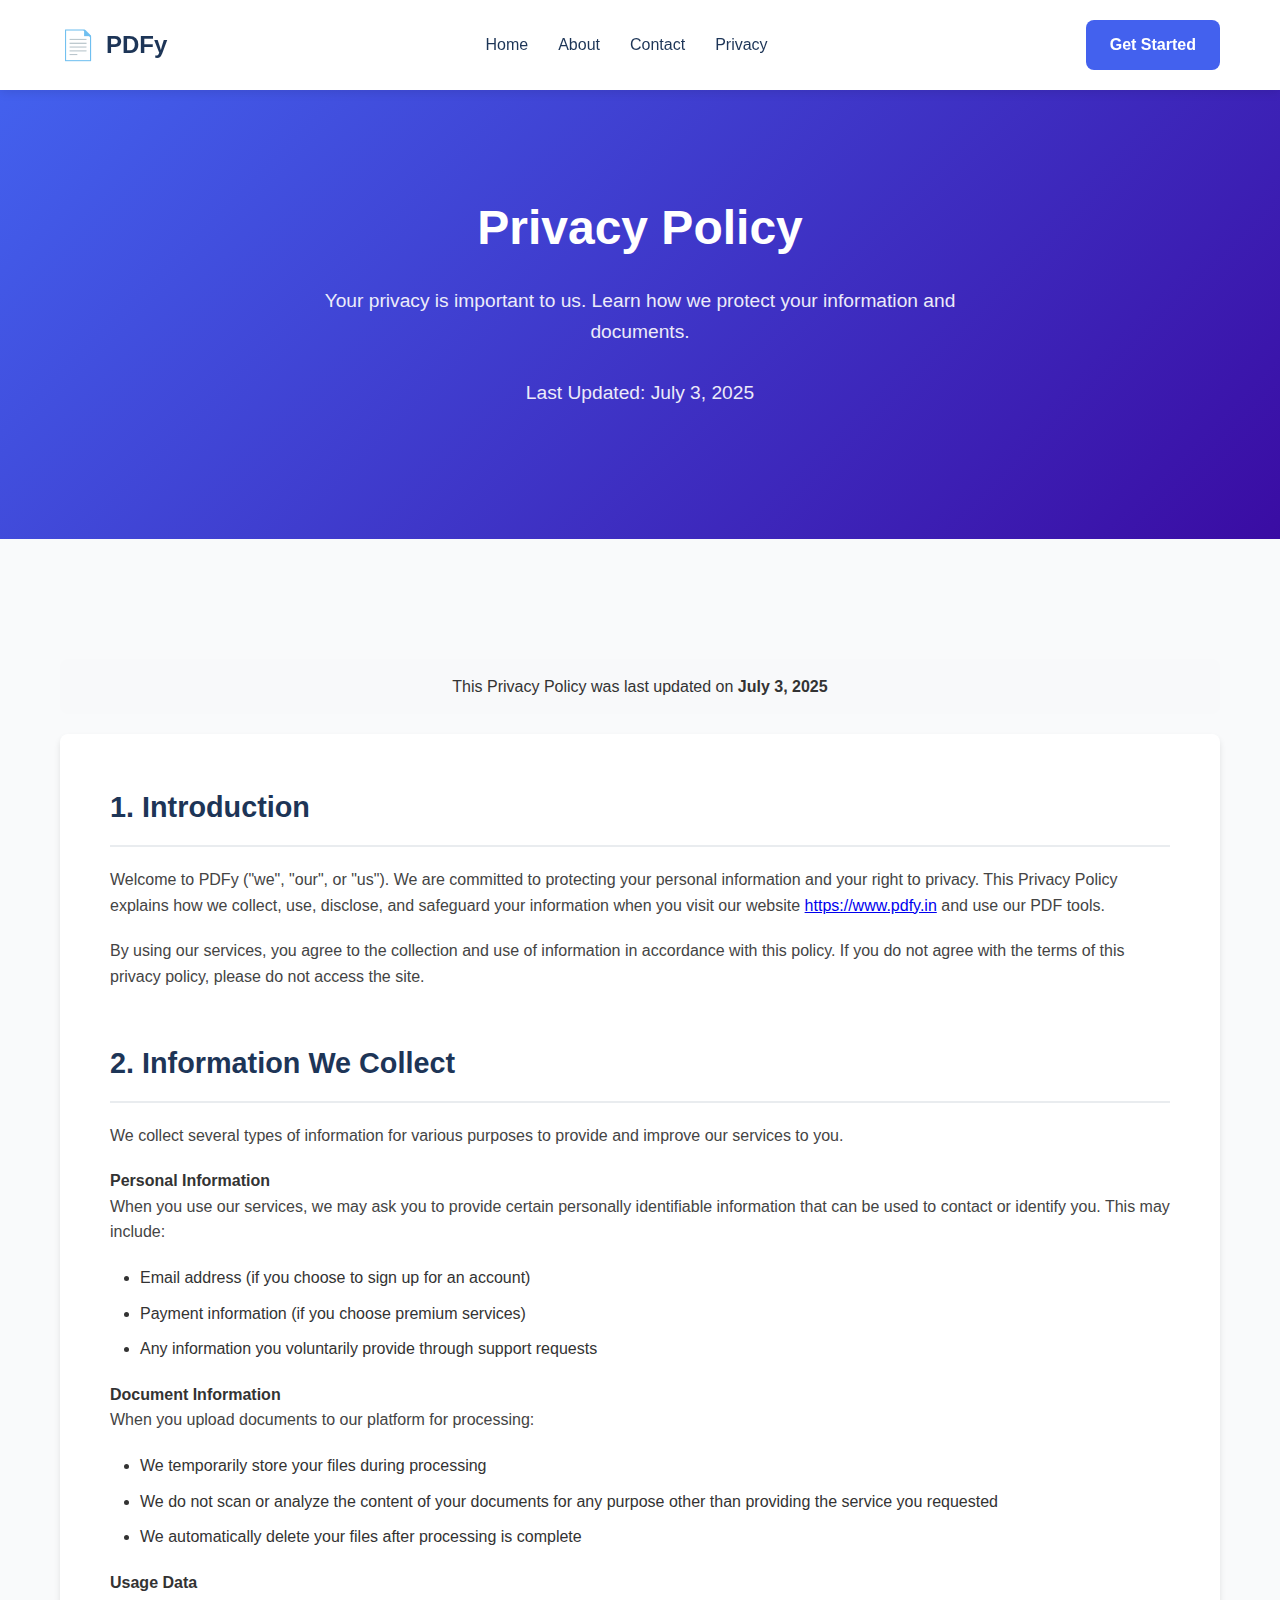
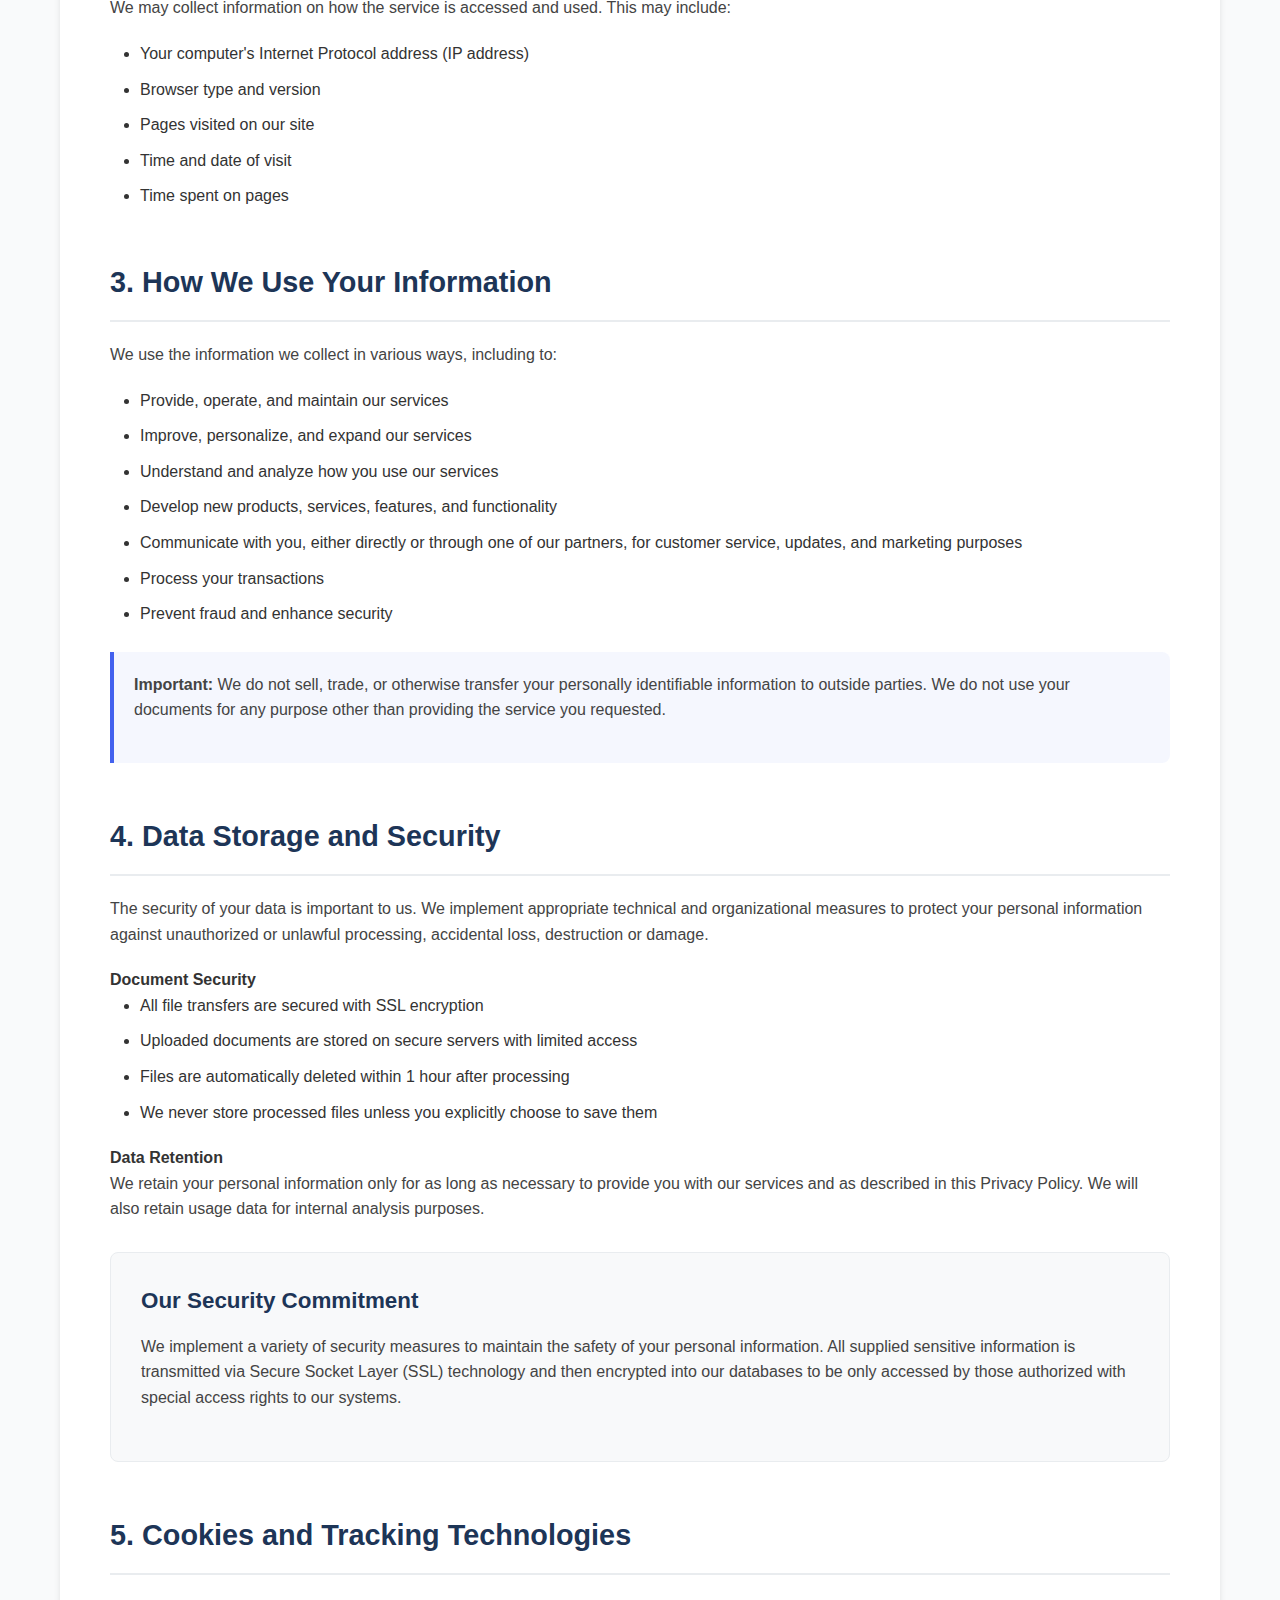
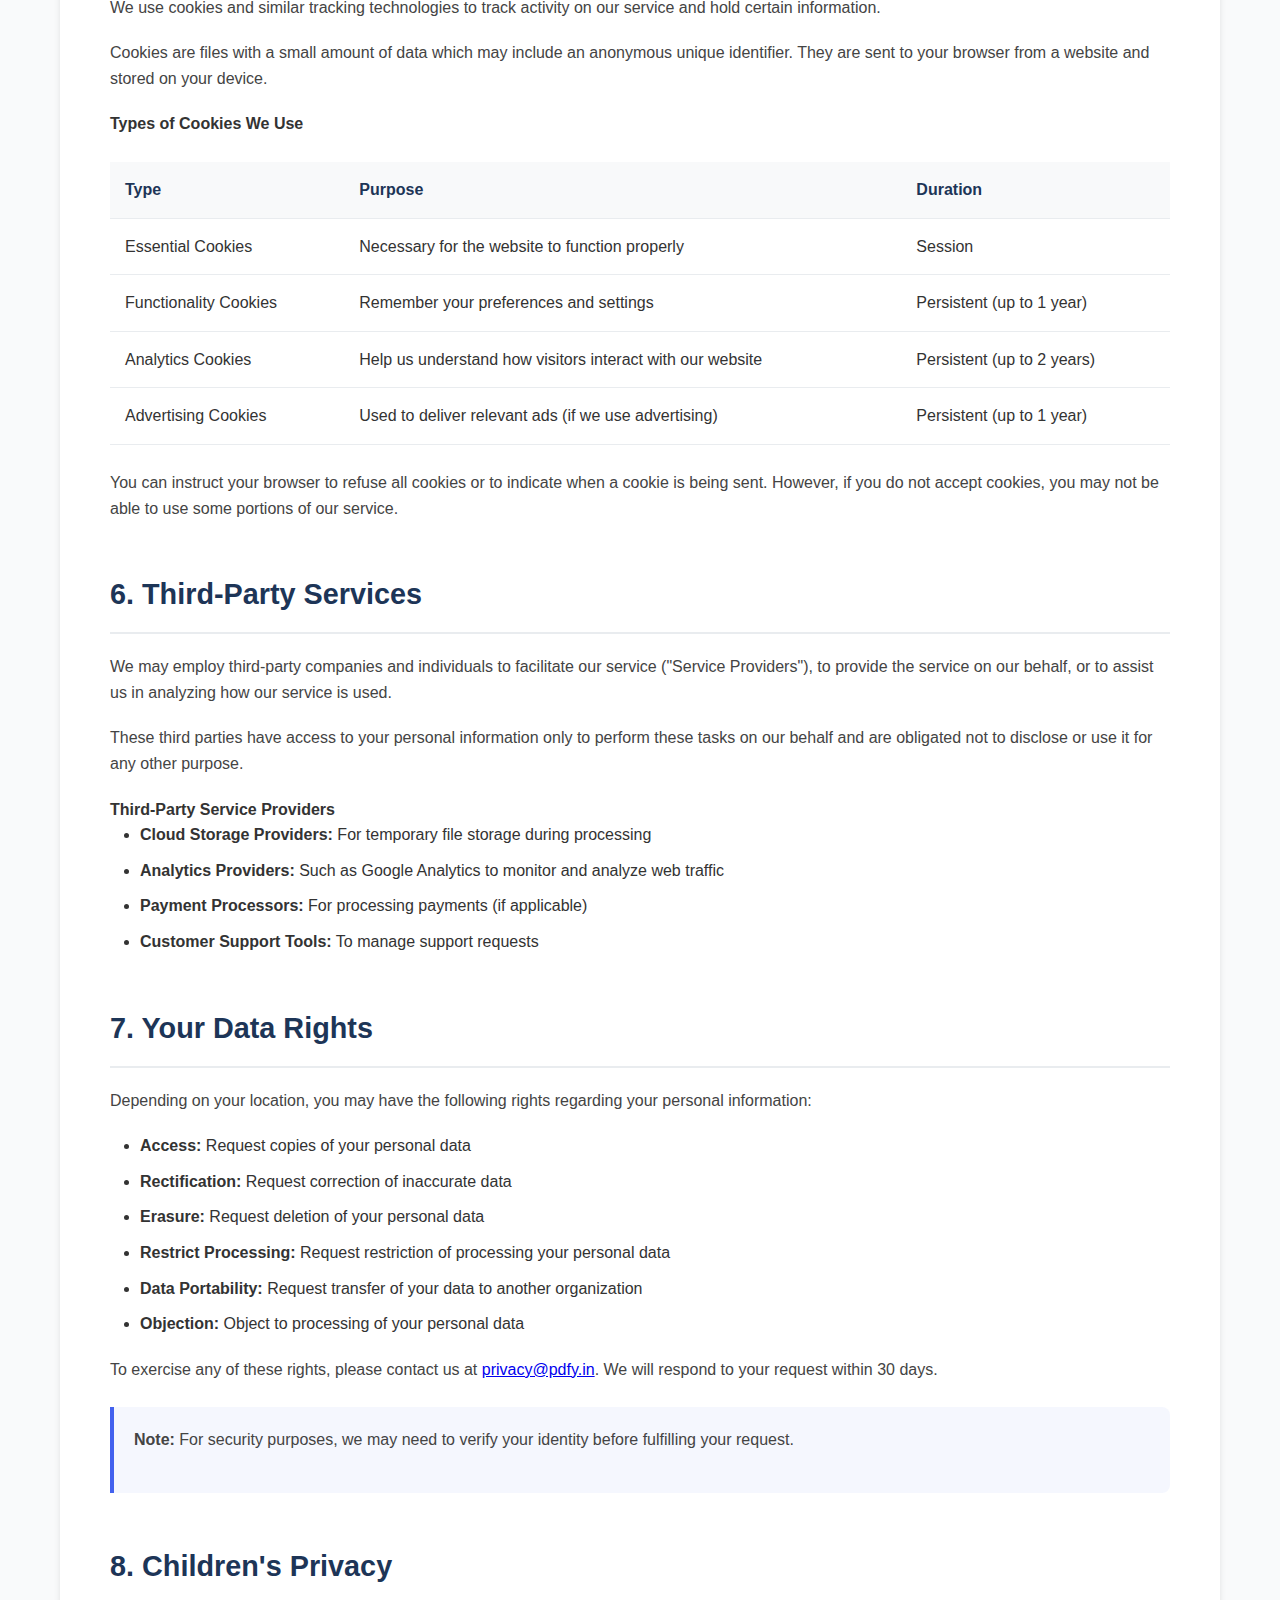
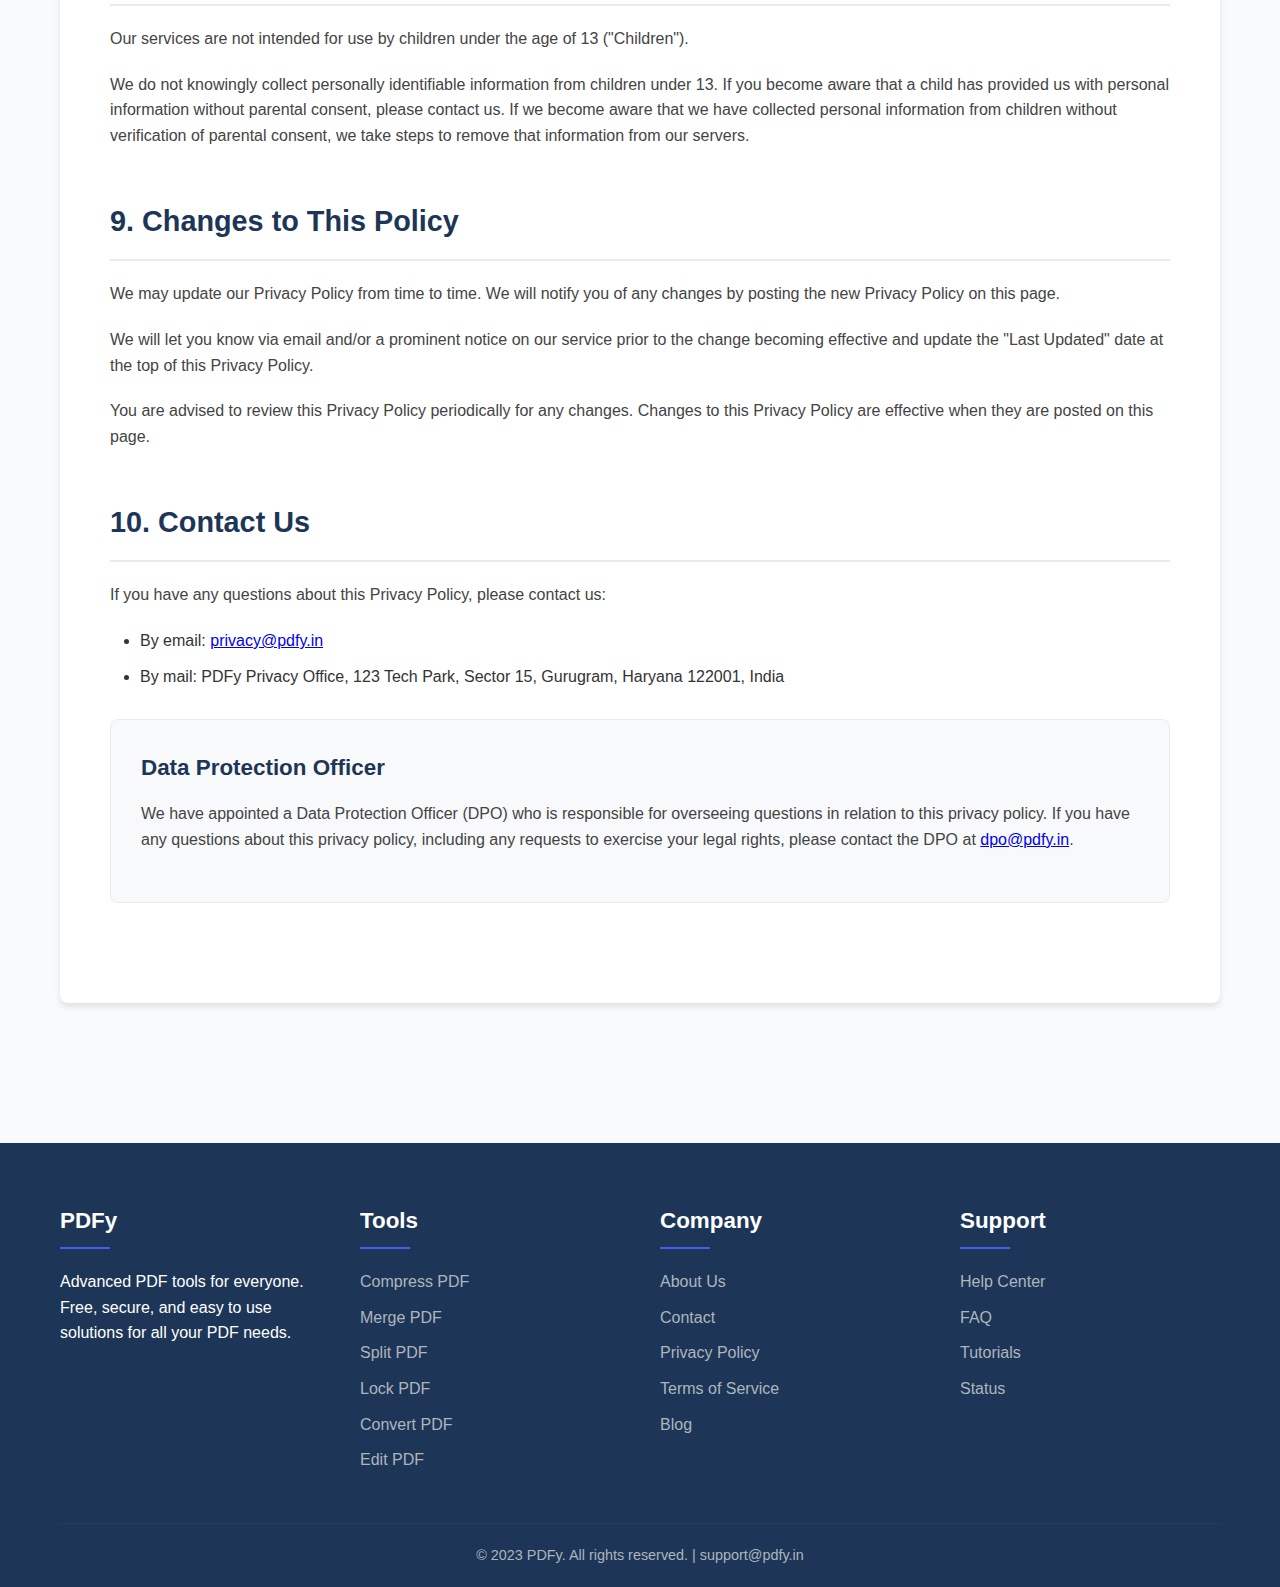
<file: templates/privacy.html>
<!DOCTYPE html>
<html lang="en">
<head>
    <meta charset="UTF-8">
    <meta name="viewport" content="width=device-width, initial-scale=1.0">
    <title>Privacy Policy | PDFy - Secure PDF Tools</title>
    <meta name="description" content="Learn how PDFy protects your privacy. Our policy explains how we collect, use, and protect your information when you use our PDF tools.">
    <meta name="keywords" content="pdfy privacy policy, pdf tools privacy, data security, pdfy security">
    
    <!-- Open Graph / Facebook -->
    <meta property="og:type" content="website">
    <meta property="og:title" content="Privacy Policy | PDFy - Secure PDF Tools">
    <meta property="og:description" content="Understand how PDFy protects your privacy and secures your documents.">
    
    <!-- Twitter -->
    <meta property="twitter:card" content="summary_large_image">
    <meta property="twitter:title" content="Privacy Policy | PDFy - Secure PDF Tools">
    <meta property="twitter:description" content="Your privacy matters. Learn how PDFy handles your data securely.">
    
    <style>
        :root {
            --primary: #4361ee;
            --primary-dark: #3a56d4;
            --secondary: #f72585;
            --dark: #1d3557;
            --light: #f8f9fa;
            --gray: #6c757d;
            --light-gray: #e9ecef;
            --border-radius: 8px;
            --box-shadow: 0 4px 6px rgba(0, 0, 0, 0.1);
            --transition: all 0.3s ease;
        }
        
        * {
            margin: 0;
            padding: 0;
            box-sizing: border-box;
        }
        
        body {
            font-family: 'Segoe UI', Tahoma, Geneva, Verdana, sans-serif;
            line-height: 1.6;
            color: #333;
            background-color: #f9fafb;
        }
        
        .container {
            width: 100%;
            max-width: 1200px;
            margin: 0 auto;
            padding: 0 20px;
        }
        
        /* Header Styles */
        header {
            background-color: white;
            box-shadow: 0 2px 10px rgba(0, 0, 0, 0.1);
            position: sticky;
            top: 0;
            z-index: 100;
        }
        
        .navbar {
            display: flex;
            justify-content: space-between;
            align-items: center;
            padding: 20px 0;
        }
        
        .logo {
            display: flex;
            align-items: center;
            text-decoration: none;
            font-weight: 700;
            font-size: 1.5rem;
            color: var(--dark);
        }
        
        .logo-icon {
            margin-right: 10px;
            font-size: 1.8rem;
        }
        
        .nav-links {
            display: flex;
            gap: 30px;
        }
        
        .nav-links a {
            text-decoration: none;
            color: var(--dark);
            font-weight: 500;
            transition: var(--transition);
        }
        
        .nav-links a:hover {
            color: var(--primary);
        }
        
        .btn {
            display: inline-block;
            padding: 12px 24px;
            border-radius: var(--border-radius);
            text-decoration: none;
            font-weight: 600;
            cursor: pointer;
            transition: var(--transition);
            text-align: center;
            border: none;
        }
        
        .btn-primary {
            background-color: var(--primary);
            color: white;
        }
        
        .btn-primary:hover {
            background-color: var(--primary-dark);
            transform: translateY(-2px);
        }
        
        /* Policy Hero Section */
        .policy-hero {
            background: linear-gradient(135deg, #4361ee 0%, #3a0ca3 100%);
            color: white;
            padding: 100px 0;
            text-align: center;
        }
        
        .policy-hero h1 {
            font-size: 3rem;
            margin-bottom: 20px;
            font-weight: 800;
        }
        
        .policy-hero p {
            font-size: 1.2rem;
            max-width: 700px;
            margin: 0 auto 30px;
            opacity: 0.9;
        }
        
        /* Section Styling */
        .section {
            padding: 80px 0;
        }
        
        .section-title {
            text-align: center;
            margin-bottom: 60px;
        }
        
        .section-title h2 {
            font-size: 2.5rem;
            color: var(--dark);
            margin-bottom: 15px;
        }
        
        .section-title p {
            color: var(--gray);
            font-size: 1.1rem;
            max-width: 700px;
            margin: 0 auto;
        }
        
        /* Policy Content */
        .policy-container {
            background: white;
            border-radius: var(--border-radius);
            padding: 50px;
            box-shadow: var(--box-shadow);
            margin-bottom: 60px;
        }
        
        .policy-section {
            margin-bottom: 50px;
        }
        
        .policy-section h3 {
            font-size: 1.8rem;
            color: var(--dark);
            margin-bottom: 20px;
            padding-bottom: 15px;
            border-bottom: 2px solid var(--light-gray);
        }
        
        .policy-section p {
            margin-bottom: 20px;
            color: #444;
        }
        
        .policy-section ul {
            margin-left: 30px;
            margin-bottom: 20px;
        }
        
        .policy-section li {
            margin-bottom: 10px;
        }
        
        .info-box {
            background-color: rgba(67, 97, 238, 0.05);
            border-left: 4px solid var(--primary);
            padding: 20px;
            margin: 25px 0;
            border-radius: 0 var(--border-radius) var(--border-radius) 0;
        }
        
        .highlight {
            background-color: var(--light);
            padding: 30px;
            border-radius: var(--border-radius);
            margin: 30px 0;
            border: 1px solid var(--light-gray);
        }
        
        .highlight h4 {
            font-size: 1.4rem;
            color: var(--dark);
            margin-bottom: 15px;
        }
        
        .policy-table {
            width: 100%;
            border-collapse: collapse;
            margin: 25px 0;
            background: white;
        }
        
        .policy-table th, .policy-table td {
            padding: 15px;
            text-align: left;
            border-bottom: 1px solid var(--light-gray);
        }
        
        .policy-table th {
            background-color: var(--light);
            color: var(--dark);
            font-weight: 600;
        }
        
        .policy-table tr:hover {
            background-color: rgba(67, 97, 238, 0.03);
        }
        
        .last-updated {
            background-color: var(--light);
            padding: 15px;
            border-radius: var(--border-radius);
            text-align: center;
            margin: 40px 0 20px;
            font-weight: 500;
        }
        
        /* Footer */
        footer {
            background-color: var(--dark);
            color: white;
            padding: 60px 0 20px;
        }
        
        .footer-grid {
            display: grid;
            grid-template-columns: repeat(auto-fit, minmax(250px, 1fr));
            gap: 40px;
            margin-bottom: 40px;
        }
        
        .footer-col h3 {
            font-size: 1.4rem;
            margin-bottom: 20px;
            position: relative;
            padding-bottom: 10px;
        }
        
        .footer-col h3::after {
            content: '';
            position: absolute;
            bottom: 0;
            left: 0;
            width: 50px;
            height: 2px;
            background-color: var(--primary);
        }
        
        .footer-links {
            list-style: none;
        }
        
        .footer-links li {
            margin-bottom: 10px;
        }
        
        .footer-links a {
            color: #adb5bd;
            text-decoration: none;
            transition: var(--transition);
        }
        
        .footer-links a:hover {
            color: white;
            padding-left: 5px;
        }
        
        .copyright {
            text-align: center;
            padding-top: 20px;
            border-top: 1px solid #2b3a57;
            color: #adb5bd;
            font-size: 0.9rem;
        }
        
        /* Responsive Design */
        @media (max-width: 992px) {
            .policy-hero h1 {
                font-size: 2.5rem;
            }
            
            .section {
                padding: 60px 0;
            }
            
            .policy-container {
                padding: 40px 30px;
            }
        }
        
        @media (max-width: 768px) {
            .nav-links {
                display: none;
            }
            
            .policy-hero {
                padding: 70px 0;
            }
            
            .policy-hero h1 {
                font-size: 2rem;
            }
            
            .section-title h2 {
                font-size: 2rem;
            }
            
            .policy-section h3 {
                font-size: 1.6rem;
            }
        }
        
        @media (max-width: 480px) {
            .policy-hero {
                padding: 50px 0;
            }
            
            .policy-container {
                padding: 30px 20px;
            }
            
            .highlight {
                padding: 20px;
            }
            
            .policy-table {
                display: block;
                overflow-x: auto;
            }
        }
    </style>
</head>
<body>
    <!-- Header Section -->
    <header>
        <div class="container">
            <div class="navbar">
                <a href="index.html" class="logo">
                    <span class="logo-icon">📄</span>
                    <span>PDFy</span>
                </a>
                <div class="nav-links">
                    <a href="index.html">Home</a>
                    <a href="about.html">About</a>
                    <a href="contact.html">Contact</a>
                    <a href="privacy.html">Privacy</a>
                </div>
                <div>
                    <a href="index.html" class="btn btn-primary">Get Started</a>
                </div>
            </div>
        </div>
    </header>

    <!-- Policy Hero Section -->
    <section class="policy-hero">
        <div class="container">
            <h1>Privacy Policy</h1>
            <p>Your privacy is important to us. Learn how we protect your information and documents.</p>
            <p>Last Updated: July 3, 2025</p>
        </div>
    </section>

    <!-- Policy Content Section -->
    <section class="section">
        <div class="container">
            <div class="last-updated">
                <p>This Privacy Policy was last updated on <strong>July 3, 2025</strong></p>
            </div>
            
            <div class="policy-container">
                <div class="policy-section">
                    <h3>1. Introduction</h3>
                    <p>Welcome to PDFy ("we", "our", or "us"). We are committed to protecting your personal information and your right to privacy. This Privacy Policy explains how we collect, use, disclose, and safeguard your information when you visit our website <a href="https://www.pdfy.in">https://www.pdfy.in</a> and use our PDF tools.</p>
                    <p>By using our services, you agree to the collection and use of information in accordance with this policy. If you do not agree with the terms of this privacy policy, please do not access the site.</p>
                </div>
                
                <div class="policy-section">
                    <h3>2. Information We Collect</h3>
                    <p>We collect several types of information for various purposes to provide and improve our services to you.</p>
                    
                    <h4>Personal Information</h4>
                    <p>When you use our services, we may ask you to provide certain personally identifiable information that can be used to contact or identify you. This may include:</p>
                    <ul>
                        <li>Email address (if you choose to sign up for an account)</li>
                        <li>Payment information (if you choose premium services)</li>
                        <li>Any information you voluntarily provide through support requests</li>
                    </ul>
                    
                    <h4>Document Information</h4>
                    <p>When you upload documents to our platform for processing:</p>
                    <ul>
                        <li>We temporarily store your files during processing</li>
                        <li>We do not scan or analyze the content of your documents for any purpose other than providing the service you requested</li>
                        <li>We automatically delete your files after processing is complete</li>
                    </ul>
                    
                    <h4>Usage Data</h4>
                    <p>We may collect information on how the service is accessed and used. This may include:</p>
                    <ul>
                        <li>Your computer's Internet Protocol address (IP address)</li>
                        <li>Browser type and version</li>
                        <li>Pages visited on our site</li>
                        <li>Time and date of visit</li>
                        <li>Time spent on pages</li>
                    </ul>
                </div>
                
                <div class="policy-section">
                    <h3>3. How We Use Your Information</h3>
                    <p>We use the information we collect in various ways, including to:</p>
                    <ul>
                        <li>Provide, operate, and maintain our services</li>
                        <li>Improve, personalize, and expand our services</li>
                        <li>Understand and analyze how you use our services</li>
                        <li>Develop new products, services, features, and functionality</li>
                        <li>Communicate with you, either directly or through one of our partners, for customer service, updates, and marketing purposes</li>
                        <li>Process your transactions</li>
                        <li>Prevent fraud and enhance security</li>
                    </ul>
                    
                    <div class="info-box">
                        <p><strong>Important:</strong> We do not sell, trade, or otherwise transfer your personally identifiable information to outside parties. We do not use your documents for any purpose other than providing the service you requested.</p>
                    </div>
                </div>
                
                <div class="policy-section">
                    <h3>4. Data Storage and Security</h3>
                    <p>The security of your data is important to us. We implement appropriate technical and organizational measures to protect your personal information against unauthorized or unlawful processing, accidental loss, destruction or damage.</p>
                    
                    <h4>Document Security</h4>
                    <ul>
                        <li>All file transfers are secured with SSL encryption</li>
                        <li>Uploaded documents are stored on secure servers with limited access</li>
                        <li>Files are automatically deleted within 1 hour after processing</li>
                        <li>We never store processed files unless you explicitly choose to save them</li>
                    </ul>
                    
                    <h4>Data Retention</h4>
                    <p>We retain your personal information only for as long as necessary to provide you with our services and as described in this Privacy Policy. We will also retain usage data for internal analysis purposes.</p>
                    
                    <div class="highlight">
                        <h4>Our Security Commitment</h4>
                        <p>We implement a variety of security measures to maintain the safety of your personal information. All supplied sensitive information is transmitted via Secure Socket Layer (SSL) technology and then encrypted into our databases to be only accessed by those authorized with special access rights to our systems.</p>
                    </div>
                </div>
                
                <div class="policy-section">
                    <h3>5. Cookies and Tracking Technologies</h3>
                    <p>We use cookies and similar tracking technologies to track activity on our service and hold certain information.</p>
                    
                    <p>Cookies are files with a small amount of data which may include an anonymous unique identifier. They are sent to your browser from a website and stored on your device.</p>
                    
                    <h4>Types of Cookies We Use</h4>
                    <table class="policy-table">
                        <thead>
                            <tr>
                                <th>Type</th>
                                <th>Purpose</th>
                                <th>Duration</th>
                            </tr>
                        </thead>
                        <tbody>
                            <tr>
                                <td>Essential Cookies</td>
                                <td>Necessary for the website to function properly</td>
                                <td>Session</td>
                            </tr>
                            <tr>
                                <td>Functionality Cookies</td>
                                <td>Remember your preferences and settings</td>
                                <td>Persistent (up to 1 year)</td>
                            </tr>
                            <tr>
                                <td>Analytics Cookies</td>
                                <td>Help us understand how visitors interact with our website</td>
                                <td>Persistent (up to 2 years)</td>
                            </tr>
                            <tr>
                                <td>Advertising Cookies</td>
                                <td>Used to deliver relevant ads (if we use advertising)</td>
                                <td>Persistent (up to 1 year)</td>
                            </tr>
                        </tbody>
                    </table>
                    
                    <p>You can instruct your browser to refuse all cookies or to indicate when a cookie is being sent. However, if you do not accept cookies, you may not be able to use some portions of our service.</p>
                </div>
                
                <div class="policy-section">
                    <h3>6. Third-Party Services</h3>
                    <p>We may employ third-party companies and individuals to facilitate our service ("Service Providers"), to provide the service on our behalf, or to assist us in analyzing how our service is used.</p>
                    
                    <p>These third parties have access to your personal information only to perform these tasks on our behalf and are obligated not to disclose or use it for any other purpose.</p>
                    
                    <h4>Third-Party Service Providers</h4>
                    <ul>
                        <li><strong>Cloud Storage Providers:</strong> For temporary file storage during processing</li>
                        <li><strong>Analytics Providers:</strong> Such as Google Analytics to monitor and analyze web traffic</li>
                        <li><strong>Payment Processors:</strong> For processing payments (if applicable)</li>
                        <li><strong>Customer Support Tools:</strong> To manage support requests</li>
                    </ul>
                </div>
                
                <div class="policy-section">
                    <h3>7. Your Data Rights</h3>
                    <p>Depending on your location, you may have the following rights regarding your personal information:</p>
                    
                    <ul>
                        <li><strong>Access:</strong> Request copies of your personal data</li>
                        <li><strong>Rectification:</strong> Request correction of inaccurate data</li>
                        <li><strong>Erasure:</strong> Request deletion of your personal data</li>
                        <li><strong>Restrict Processing:</strong> Request restriction of processing your personal data</li>
                        <li><strong>Data Portability:</strong> Request transfer of your data to another organization</li>
                        <li><strong>Objection:</strong> Object to processing of your personal data</li>
                    </ul>
                    
                    <p>To exercise any of these rights, please contact us at <a href="mailto:privacy@pdfy.in">privacy@pdfy.in</a>. We will respond to your request within 30 days.</p>
                    
                    <div class="info-box">
                        <p><strong>Note:</strong> For security purposes, we may need to verify your identity before fulfilling your request.</p>
                    </div>
                </div>
                
                <div class="policy-section">
                    <h3>8. Children's Privacy</h3>
                    <p>Our services are not intended for use by children under the age of 13 ("Children").</p>
                    
                    <p>We do not knowingly collect personally identifiable information from children under 13. If you become aware that a child has provided us with personal information without parental consent, please contact us. If we become aware that we have collected personal information from children without verification of parental consent, we take steps to remove that information from our servers.</p>
                </div>
                
                <div class="policy-section">
                    <h3>9. Changes to This Policy</h3>
                    <p>We may update our Privacy Policy from time to time. We will notify you of any changes by posting the new Privacy Policy on this page.</p>
                    
                    <p>We will let you know via email and/or a prominent notice on our service prior to the change becoming effective and update the "Last Updated" date at the top of this Privacy Policy.</p>
                    
                    <p>You are advised to review this Privacy Policy periodically for any changes. Changes to this Privacy Policy are effective when they are posted on this page.</p>
                </div>
                
                <div class="policy-section">
                    <h3>10. Contact Us</h3>
                    <p>If you have any questions about this Privacy Policy, please contact us:</p>
                    
                    <ul>
                        <li>By email: <a href="mailto:privacy@pdfy.in">privacy@pdfy.in</a></li>
                        <li>By mail: PDFy Privacy Office, 123 Tech Park, Sector 15, Gurugram, Haryana 122001, India</li>
                    </ul>
                    
                    <div class="highlight">
                        <h4>Data Protection Officer</h4>
                        <p>We have appointed a Data Protection Officer (DPO) who is responsible for overseeing questions in relation to this privacy policy. If you have any questions about this privacy policy, including any requests to exercise your legal rights, please contact the DPO at <a href="mailto:dpo@pdfy.in">dpo@pdfy.in</a>.</p>
                    </div>
                </div>
            </div>
        </div>
    </section>

    <!-- Footer -->
    <footer>
        <div class="container">
            <div class="footer-grid">
                <div class="footer-col">
                    <h3>PDFy</h3>
                    <p>Advanced PDF tools for everyone. Free, secure, and easy to use solutions for all your PDF needs.</p>
                </div>
                
                <div class="footer-col">
                    <h3>Tools</h3>
                    <ul class="footer-links">
                        <li><a href="index.html">Compress PDF</a></li>
                        <li><a href="index.html">Merge PDF</a></li>
                        <li><a href="index.html">Split PDF</a></li>
                        <li><a href="index.html">Lock PDF</a></li>
                        <li><a href="index.html">Convert PDF</a></li>
                        <li><a href="index.html">Edit PDF</a></li>
                    </ul>
                </div>
                
                <div class="footer-col">
                    <h3>Company</h3>
                    <ul class="footer-links">
                        <li><a href="about.html">About Us</a></li>
                        <li><a href="contact.html">Contact</a></li>
                        <li><a href="privacy.html">Privacy Policy</a></li>
                        <li><a href="#">Terms of Service</a></li>
                        <li><a href="#">Blog</a></li>
                    </ul>
                </div>
                
                <div class="footer-col">
                    <h3>Support</h3>
                    <ul class="footer-links">
                        <li><a href="#">Help Center</a></li>
                        <li><a href="#">FAQ</a></li>
                        <li><a href="#">Tutorials</a></li>
                        <li><a href="#">Status</a></li>
                    </ul>
                </div>
            </div>
            
            <div class="copyright">
                <p>&copy; 2023 PDFy. All rights reserved. | support@pdfy.in</p>
            </div>
        </div>
    </footer>
</body>
</html>
</file>
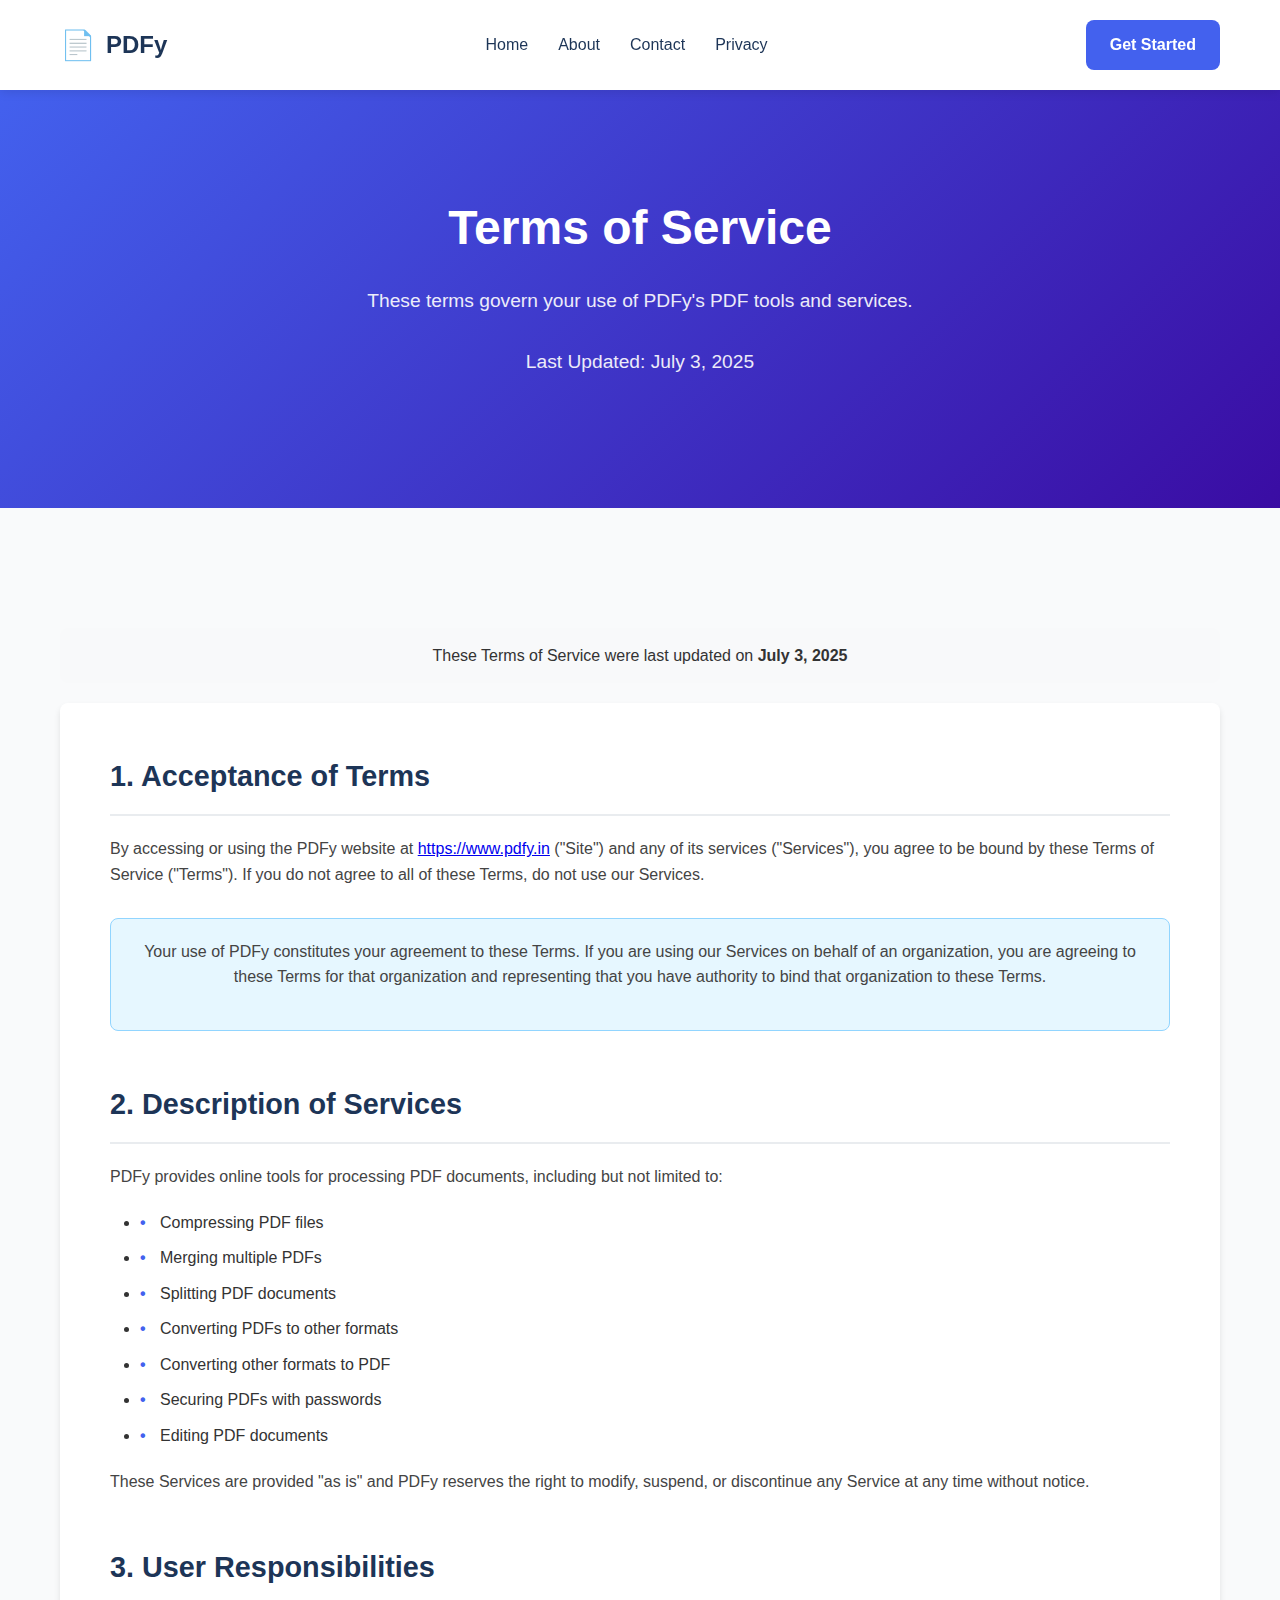
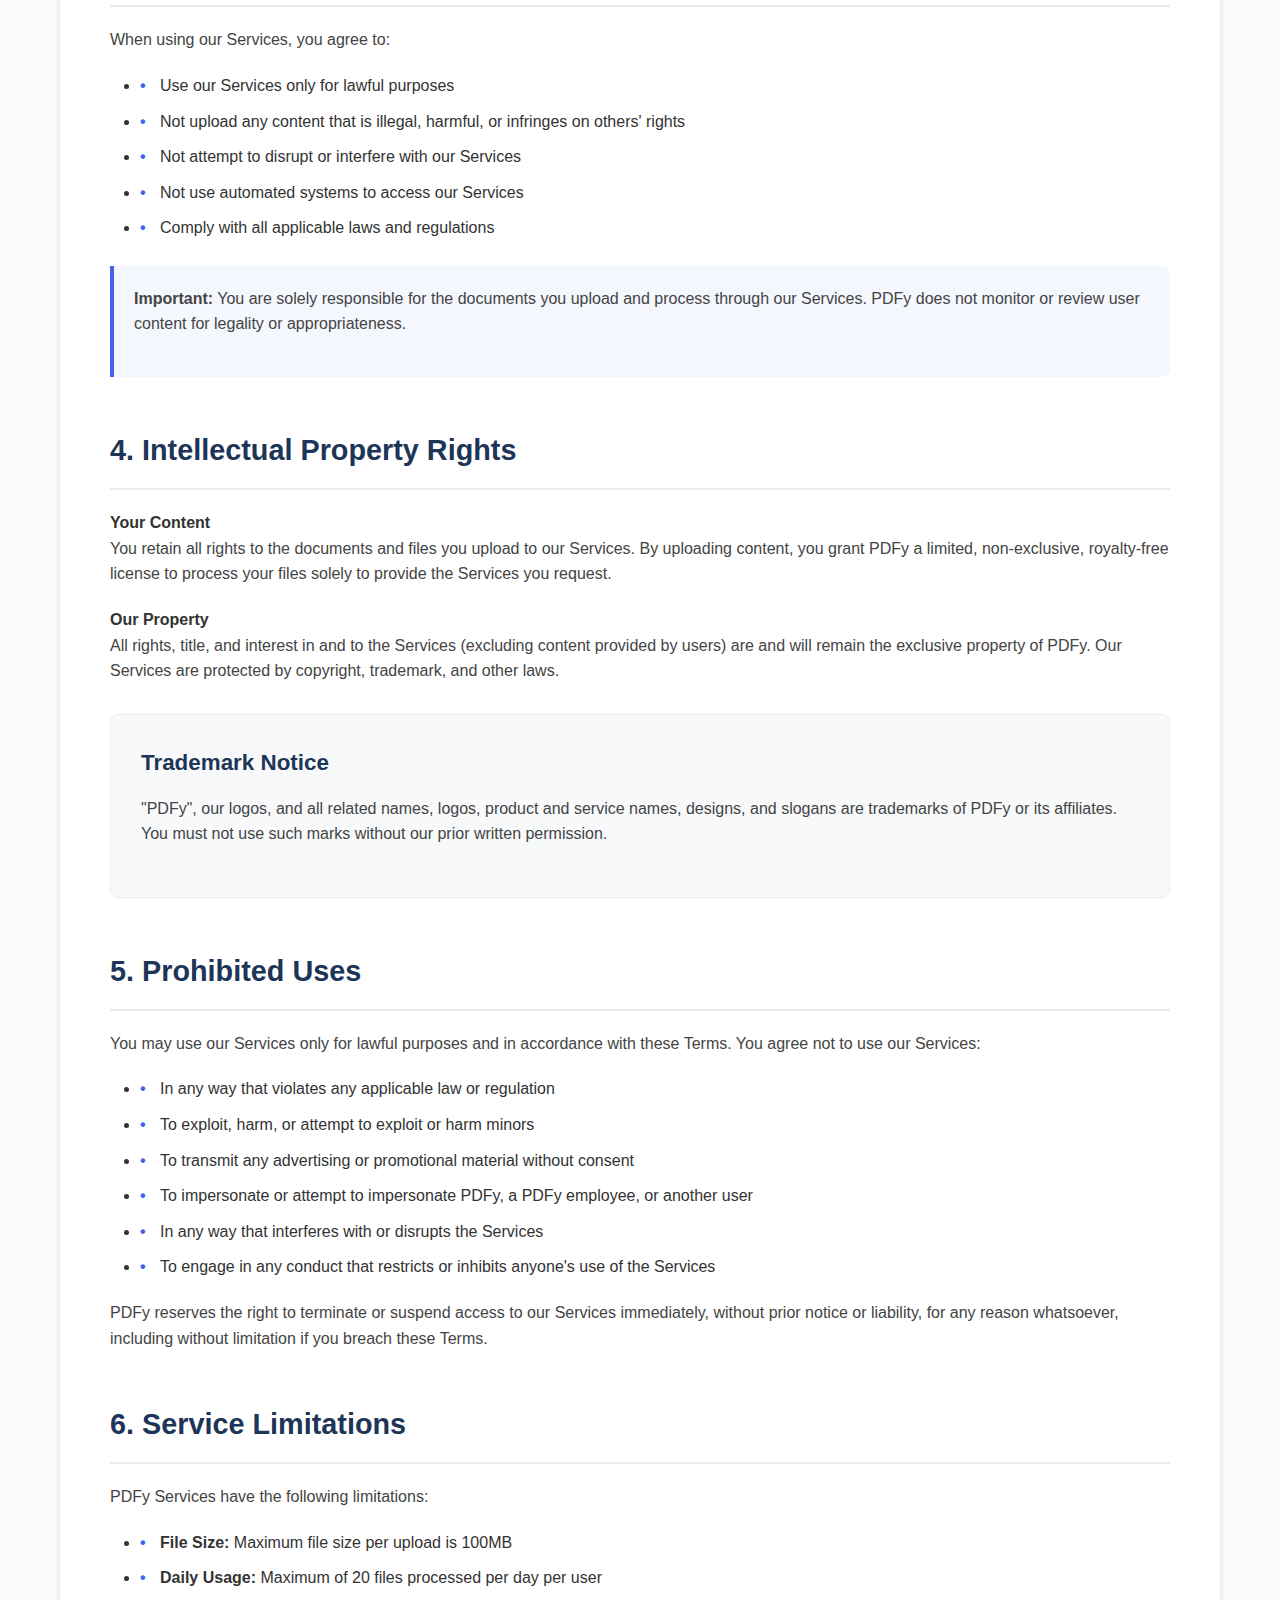
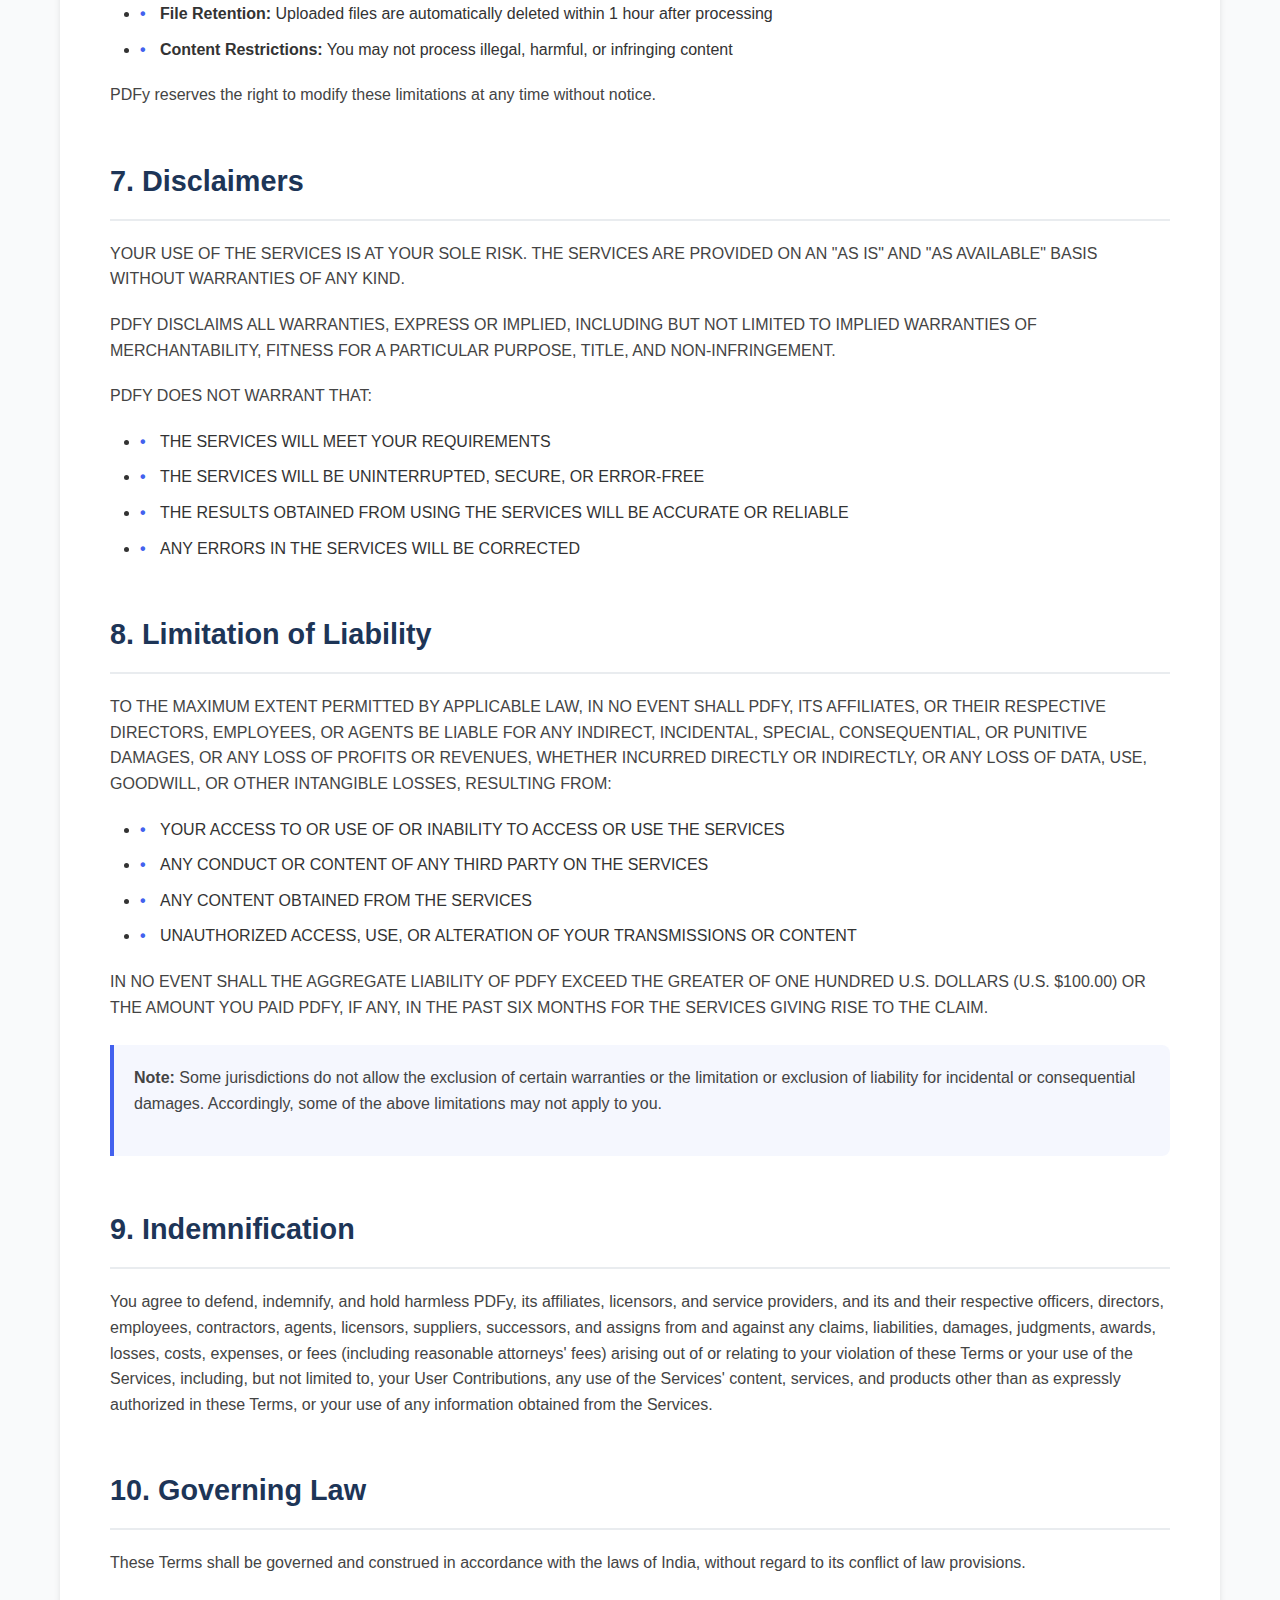
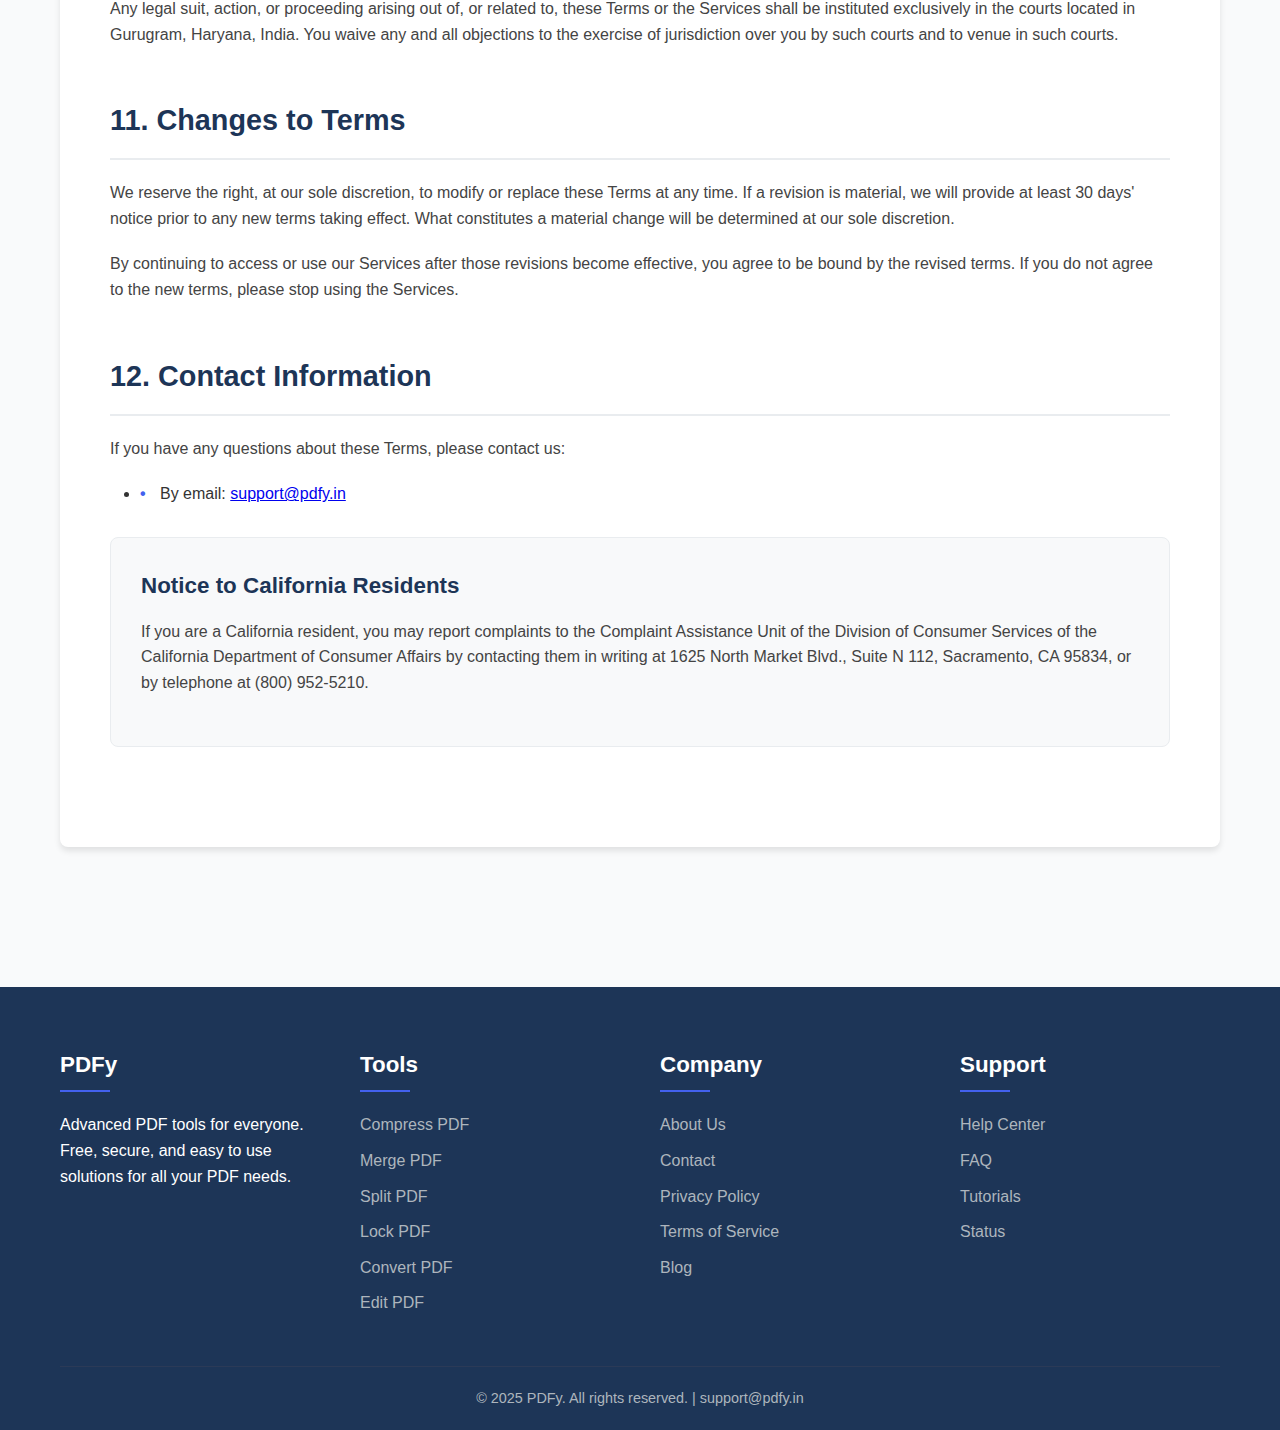
<file: templates/terms.html>
<!DOCTYPE html>
<html lang="en">
<head>
    <meta charset="UTF-8">
    <meta name="viewport" content="width=device-width, initial-scale=1.0">
    <title>Terms of Service | PDFy - PDF Tools Platform</title>
    <meta name="description" content="Review the Terms of Service for PDFy. These terms govern your use of our PDF tools and services.">
    <meta name="keywords" content="pdfy terms of service, pdf tools terms, user agreement, pdfy legal">
    
    <!-- Open Graph / Facebook -->
    <meta property="og:type" content="website">
    <meta property="og:title" content="Terms of Service | PDFy - PDF Tools Platform">
    <meta property="og:description" content="Understand the terms that govern your use of PDFy's PDF tools and services.">
    
    <!-- Twitter -->
    <meta property="twitter:card" content="summary_large_image">
    <meta property="twitter:title" content="Terms of Service | PDFy - PDF Tools Platform">
    <meta property="twitter:description" content="Review the legal terms for using PDFy's free PDF tools.">
    
    <style>
        :root {
            --primary: #4361ee;
            --primary-dark: #3a56d4;
            --secondary: #f72585;
            --dark: #1d3557;
            --light: #f8f9fa;
            --gray: #6c757d;
            --light-gray: #e9ecef;
            --border-radius: 8px;
            --box-shadow: 0 4px 6px rgba(0, 0, 0, 0.1);
            --transition: all 0.3s ease;
        }
        
        * {
            margin: 0;
            padding: 0;
            box-sizing: border-box;
        }
        
        body {
            font-family: 'Segoe UI', Tahoma, Geneva, Verdana, sans-serif;
            line-height: 1.6;
            color: #333;
            background-color: #f9fafb;
        }
        
        .container {
            width: 100%;
            max-width: 1200px;
            margin: 0 auto;
            padding: 0 20px;
        }
        
        /* Header Styles */
        header {
            background-color: white;
            box-shadow: 0 2px 10px rgba(0, 0, 0, 0.1);
            position: sticky;
            top: 0;
            z-index: 100;
        }
        
        .navbar {
            display: flex;
            justify-content: space-between;
            align-items: center;
            padding: 20px 0;
        }
        
        .logo {
            display: flex;
            align-items: center;
            text-decoration: none;
            font-weight: 700;
            font-size: 1.5rem;
            color: var(--dark);
        }
        
        .logo-icon {
            margin-right: 10px;
            font-size: 1.8rem;
        }
        
        .nav-links {
            display: flex;
            gap: 30px;
        }
        
        .nav-links a {
            text-decoration: none;
            color: var(--dark);
            font-weight: 500;
            transition: var(--transition);
        }
        
        .nav-links a:hover {
            color: var(--primary);
        }
        
        .btn {
            display: inline-block;
            padding: 12px 24px;
            border-radius: var(--border-radius);
            text-decoration: none;
            font-weight: 600;
            cursor: pointer;
            transition: var(--transition);
            text-align: center;
            border: none;
        }
        
        .btn-primary {
            background-color: var(--primary);
            color: white;
        }
        
        .btn-primary:hover {
            background-color: var(--primary-dark);
            transform: translateY(-2px);
        }
        
        /* Terms Hero Section */
        .terms-hero {
            background: linear-gradient(135deg, #4361ee 0%, #3a0ca3 100%);
            color: white;
            padding: 100px 0;
            text-align: center;
        }
        
        .terms-hero h1 {
            font-size: 3rem;
            margin-bottom: 20px;
            font-weight: 800;
        }
        
        .terms-hero p {
            font-size: 1.2rem;
            max-width: 700px;
            margin: 0 auto 30px;
            opacity: 0.9;
        }
        
        /* Section Styling */
        .section {
            padding: 80px 0;
        }
        
        .section-title {
            text-align: center;
            margin-bottom: 60px;
        }
        
        .section-title h2 {
            font-size: 2.5rem;
            color: var(--dark);
            margin-bottom: 15px;
        }
        
        .section-title p {
            color: var(--gray);
            font-size: 1.1rem;
            max-width: 700px;
            margin: 0 auto;
        }
        
        /* Terms Content */
        .terms-container {
            background: white;
            border-radius: var(--border-radius);
            padding: 50px;
            box-shadow: var(--box-shadow);
            margin-bottom: 60px;
        }
        
        .terms-section {
            margin-bottom: 50px;
        }
        
        .terms-section h3 {
            font-size: 1.8rem;
            color: var(--dark);
            margin-bottom: 20px;
            padding-bottom: 15px;
            border-bottom: 2px solid var(--light-gray);
        }
        
        .terms-section p {
            margin-bottom: 20px;
            color: #444;
        }
        
        .terms-section ul {
            margin-left: 30px;
            margin-bottom: 20px;
        }
        
        .terms-section li {
            margin-bottom: 10px;
            position: relative;
            padding-left: 20px;
        }
        
        .terms-section li::before {
            content: "•";
            position: absolute;
            left: 0;
            color: var(--primary);
            font-weight: bold;
        }
        
        .info-box {
            background-color: rgba(67, 97, 238, 0.05);
            border-left: 4px solid var(--primary);
            padding: 20px;
            margin: 25px 0;
            border-radius: 0 var(--border-radius) var(--border-radius) 0;
        }
        
        .highlight {
            background-color: var(--light);
            padding: 30px;
            border-radius: var(--border-radius);
            margin: 30px 0;
            border: 1px solid var(--light-gray);
        }
        
        .highlight h4 {
            font-size: 1.4rem;
            color: var(--dark);
            margin-bottom: 15px;
        }
        
        .last-updated {
            background-color: var(--light);
            padding: 15px;
            border-radius: var(--border-radius);
            text-align: center;
            margin: 40px 0 20px;
            font-weight: 500;
        }
        
        .acceptance-box {
            background-color: #e6f7ff;
            border: 1px solid #91d5ff;
            padding: 20px;
            border-radius: var(--border-radius);
            margin: 30px 0;
            text-align: center;
        }
        
        /* Footer */
        footer {
            background-color: var(--dark);
            color: white;
            padding: 60px 0 20px;
        }
        
        .footer-grid {
            display: grid;
            grid-template-columns: repeat(auto-fit, minmax(250px, 1fr));
            gap: 40px;
            margin-bottom: 40px;
        }
        
        .footer-col h3 {
            font-size: 1.4rem;
            margin-bottom: 20px;
            position: relative;
            padding-bottom: 10px;
        }
        
        .footer-col h3::after {
            content: '';
            position: absolute;
            bottom: 0;
            left: 0;
            width: 50px;
            height: 2px;
            background-color: var(--primary);
        }
        
        .footer-links {
            list-style: none;
        }
        
        .footer-links li {
            margin-bottom: 10px;
        }
        
        .footer-links a {
            color: #adb5bd;
            text-decoration: none;
            transition: var(--transition);
        }
        
        .footer-links a:hover {
            color: white;
            padding-left: 5px;
        }
        
        .copyright {
            text-align: center;
            padding-top: 20px;
            border-top: 1px solid #2b3a57;
            color: #adb5bd;
            font-size: 0.9rem;
        }
        
        /* Responsive Design */
        @media (max-width: 992px) {
            .terms-hero h1 {
                font-size: 2.5rem;
            }
            
            .section {
                padding: 60px 0;
            }
            
            .terms-container {
                padding: 40px 30px;
            }
        }
        
        @media (max-width: 768px) {
            .nav-links {
                display: none;
            }
            
            .terms-hero {
                padding: 70px 0;
            }
            
            .terms-hero h1 {
                font-size: 2rem;
            }
            
            .section-title h2 {
                font-size: 2rem;
            }
            
            .terms-section h3 {
                font-size: 1.6rem;
            }
        }
        
        @media (max-width: 480px) {
            .terms-hero {
                padding: 50px 0;
            }
            
            .terms-container {
                padding: 30px 20px;
            }
            
            .highlight {
                padding: 20px;
            }
        }
    </style>
</head>
<body>
    <!-- Header Section -->
    <header>
        <div class="container">
            <div class="navbar">
                <a href="index.html" class="logo">
                    <span class="logo-icon">📄</span>
                    <span>PDFy</span>
                </a>
                <div class="nav-links">
                    <a href="index.html">Home</a>
                    <a href="about.html">About</a>
                    <a href="contact.html">Contact</a>
                    <a href="privacy.html">Privacy</a>
                </div>
                <div>
                    <a href="index.html" class="btn btn-primary">Get Started</a>
                </div>
            </div>
        </div>
    </header>

    <!-- Terms Hero Section -->
    <section class="terms-hero">
        <div class="container">
            <h1>Terms of Service</h1>
            <p>These terms govern your use of PDFy's PDF tools and services.</p>
            <p>Last Updated: July 3, 2025</p>
        </div>
    </section>

    <!-- Terms Content Section -->
    <section class="section">
        <div class="container">
            <div class="last-updated">
                <p>These Terms of Service were last updated on <strong>July 3, 2025</strong></p>
            </div>
            
            <div class="terms-container">
                <div class="terms-section">
                    <h3>1. Acceptance of Terms</h3>
                    <p>By accessing or using the PDFy website at <a href="https://www.pdfy.in">https://www.pdfy.in</a> ("Site") and any of its services ("Services"), you agree to be bound by these Terms of Service ("Terms"). If you do not agree to all of these Terms, do not use our Services.</p>
                    
                    <div class="acceptance-box">
                        <p>Your use of PDFy constitutes your agreement to these Terms. If you are using our Services on behalf of an organization, you are agreeing to these Terms for that organization and representing that you have authority to bind that organization to these Terms.</p>
                    </div>
                </div>
                
                <div class="terms-section">
                    <h3>2. Description of Services</h3>
                    <p>PDFy provides online tools for processing PDF documents, including but not limited to:</p>
                    <ul>
                        <li>Compressing PDF files</li>
                        <li>Merging multiple PDFs</li>
                        <li>Splitting PDF documents</li>
                        <li>Converting PDFs to other formats</li>
                        <li>Converting other formats to PDF</li>
                        <li>Securing PDFs with passwords</li>
                        <li>Editing PDF documents</li>
                    </ul>
                    
                    <p>These Services are provided "as is" and PDFy reserves the right to modify, suspend, or discontinue any Service at any time without notice.</p>
                </div>
                
                <div class="terms-section">
                    <h3>3. User Responsibilities</h3>
                    <p>When using our Services, you agree to:</p>
                    <ul>
                        <li>Use our Services only for lawful purposes</li>
                        <li>Not upload any content that is illegal, harmful, or infringes on others' rights</li>
                        <li>Not attempt to disrupt or interfere with our Services</li>
                        <li>Not use automated systems to access our Services</li>
                        <li>Comply with all applicable laws and regulations</li>
                    </ul>
                    
                    <div class="info-box">
                        <p><strong>Important:</strong> You are solely responsible for the documents you upload and process through our Services. PDFy does not monitor or review user content for legality or appropriateness.</p>
                    </div>
                </div>
                
                <div class="terms-section">
                    <h3>4. Intellectual Property Rights</h3>
                    <h4>Your Content</h4>
                    <p>You retain all rights to the documents and files you upload to our Services. By uploading content, you grant PDFy a limited, non-exclusive, royalty-free license to process your files solely to provide the Services you request.</p>
                    
                    <h4>Our Property</h4>
                    <p>All rights, title, and interest in and to the Services (excluding content provided by users) are and will remain the exclusive property of PDFy. Our Services are protected by copyright, trademark, and other laws.</p>
                    
                    <div class="highlight">
                        <h4>Trademark Notice</h4>
                        <p>"PDFy", our logos, and all related names, logos, product and service names, designs, and slogans are trademarks of PDFy or its affiliates. You must not use such marks without our prior written permission.</p>
                    </div>
                </div>
                
                <div class="terms-section">
                    <h3>5. Prohibited Uses</h3>
                    <p>You may use our Services only for lawful purposes and in accordance with these Terms. You agree not to use our Services:</p>
                    <ul>
                        <li>In any way that violates any applicable law or regulation</li>
                        <li>To exploit, harm, or attempt to exploit or harm minors</li>
                        <li>To transmit any advertising or promotional material without consent</li>
                        <li>To impersonate or attempt to impersonate PDFy, a PDFy employee, or another user</li>
                        <li>In any way that interferes with or disrupts the Services</li>
                        <li>To engage in any conduct that restricts or inhibits anyone's use of the Services</li>
                    </ul>
                    
                    <p>PDFy reserves the right to terminate or suspend access to our Services immediately, without prior notice or liability, for any reason whatsoever, including without limitation if you breach these Terms.</p>
                </div>
                
                <div class="terms-section">
                    <h3>6. Service Limitations</h3>
                    <p>PDFy Services have the following limitations:</p>
                    <ul>
                        <li><strong>File Size:</strong> Maximum file size per upload is 100MB</li>
                        <li><strong>Daily Usage:</strong> Maximum of 20 files processed per day per user</li>
                        <li><strong>File Retention:</strong> Uploaded files are automatically deleted within 1 hour after processing</li>
                        <li><strong>Content Restrictions:</strong> You may not process illegal, harmful, or infringing content</li>
                    </ul>
                    
                    <p>PDFy reserves the right to modify these limitations at any time without notice.</p>
                </div>
                
                <div class="terms-section">
                    <h3>7. Disclaimers</h3>
                    <p>YOUR USE OF THE SERVICES IS AT YOUR SOLE RISK. THE SERVICES ARE PROVIDED ON AN "AS IS" AND "AS AVAILABLE" BASIS WITHOUT WARRANTIES OF ANY KIND.</p>
                    
                    <p>PDFY DISCLAIMS ALL WARRANTIES, EXPRESS OR IMPLIED, INCLUDING BUT NOT LIMITED TO IMPLIED WARRANTIES OF MERCHANTABILITY, FITNESS FOR A PARTICULAR PURPOSE, TITLE, AND NON-INFRINGEMENT.</p>
                    
                    <p>PDFY DOES NOT WARRANT THAT:</p>
                    <ul>
                        <li>THE SERVICES WILL MEET YOUR REQUIREMENTS</li>
                        <li>THE SERVICES WILL BE UNINTERRUPTED, SECURE, OR ERROR-FREE</li>
                        <li>THE RESULTS OBTAINED FROM USING THE SERVICES WILL BE ACCURATE OR RELIABLE</li>
                        <li>ANY ERRORS IN THE SERVICES WILL BE CORRECTED</li>
                    </ul>
                </div>
                
                <div class="terms-section">
                    <h3>8. Limitation of Liability</h3>
                    <p>TO THE MAXIMUM EXTENT PERMITTED BY APPLICABLE LAW, IN NO EVENT SHALL PDFY, ITS AFFILIATES, OR THEIR RESPECTIVE DIRECTORS, EMPLOYEES, OR AGENTS BE LIABLE FOR ANY INDIRECT, INCIDENTAL, SPECIAL, CONSEQUENTIAL, OR PUNITIVE DAMAGES, OR ANY LOSS OF PROFITS OR REVENUES, WHETHER INCURRED DIRECTLY OR INDIRECTLY, OR ANY LOSS OF DATA, USE, GOODWILL, OR OTHER INTANGIBLE LOSSES, RESULTING FROM:</p>
                    
                    <ul>
                        <li>YOUR ACCESS TO OR USE OF OR INABILITY TO ACCESS OR USE THE SERVICES</li>
                        <li>ANY CONDUCT OR CONTENT OF ANY THIRD PARTY ON THE SERVICES</li>
                        <li>ANY CONTENT OBTAINED FROM THE SERVICES</li>
                        <li>UNAUTHORIZED ACCESS, USE, OR ALTERATION OF YOUR TRANSMISSIONS OR CONTENT</li>
                    </ul>
                    
                    <p>IN NO EVENT SHALL THE AGGREGATE LIABILITY OF PDFY EXCEED THE GREATER OF ONE HUNDRED U.S. DOLLARS (U.S. $100.00) OR THE AMOUNT YOU PAID PDFY, IF ANY, IN THE PAST SIX MONTHS FOR THE SERVICES GIVING RISE TO THE CLAIM.</p>
                    
                    <div class="info-box">
                        <p><strong>Note:</strong> Some jurisdictions do not allow the exclusion of certain warranties or the limitation or exclusion of liability for incidental or consequential damages. Accordingly, some of the above limitations may not apply to you.</p>
                    </div>
                </div>
                
                <div class="terms-section">
                    <h3>9. Indemnification</h3>
                    <p>You agree to defend, indemnify, and hold harmless PDFy, its affiliates, licensors, and service providers, and its and their respective officers, directors, employees, contractors, agents, licensors, suppliers, successors, and assigns from and against any claims, liabilities, damages, judgments, awards, losses, costs, expenses, or fees (including reasonable attorneys' fees) arising out of or relating to your violation of these Terms or your use of the Services, including, but not limited to, your User Contributions, any use of the Services' content, services, and products other than as expressly authorized in these Terms, or your use of any information obtained from the Services.</p>
                </div>
                
                <div class="terms-section">
                    <h3>10. Governing Law</h3>
                    <p>These Terms shall be governed and construed in accordance with the laws of India, without regard to its conflict of law provisions.</p>
                    
                    <p>Any legal suit, action, or proceeding arising out of, or related to, these Terms or the Services shall be instituted exclusively in the courts located in Gurugram, Haryana, India. You waive any and all objections to the exercise of jurisdiction over you by such courts and to venue in such courts.</p>
                </div>
                
                <div class="terms-section">
                    <h3>11. Changes to Terms</h3>
                    <p>We reserve the right, at our sole discretion, to modify or replace these Terms at any time. If a revision is material, we will provide at least 30 days' notice prior to any new terms taking effect. What constitutes a material change will be determined at our sole discretion.</p>
                    
                    <p>By continuing to access or use our Services after those revisions become effective, you agree to be bound by the revised terms. If you do not agree to the new terms, please stop using the Services.</p>
                </div>
                
                <div class="terms-section">
                    <h3>12. Contact Information</h3>
                    <p>If you have any questions about these Terms, please contact us:</p>
                    
                    <ul>
                        <li>By email: <a href="mailto:support@pdfy.in">support@pdfy.in</a></li>
                        
                    </ul>
                    
                    <div class="highlight">
                        <h4>Notice to California Residents</h4>
                        <p>If you are a California resident, you may report complaints to the Complaint Assistance Unit of the Division of Consumer Services of the California Department of Consumer Affairs by contacting them in writing at 1625 North Market Blvd., Suite N 112, Sacramento, CA 95834, or by telephone at (800) 952-5210.</p>
                    </div>
                </div>
            </div>
        </div>
    </section>

    <!-- Footer -->
    <footer>
        <div class="container">
            <div class="footer-grid">
                <div class="footer-col">
                    <h3>PDFy</h3>
                    <p>Advanced PDF tools for everyone. Free, secure, and easy to use solutions for all your PDF needs.</p>
                </div>
                
                <div class="footer-col">
                    <h3>Tools</h3>
                    <ul class="footer-links">
                        <li><a href="index.html">Compress PDF</a></li>
                        <li><a href="index.html">Merge PDF</a></li>
                        <li><a href="index.html">Split PDF</a></li>
                        <li><a href="index.html">Lock PDF</a></li>
                        <li><a href="index.html">Convert PDF</a></li>
                        <li><a href="index.html">Edit PDF</a></li>
                    </ul>
                </div>
                
                <div class="footer-col">
                    <h3>Company</h3>
                    <ul class="footer-links">
                        <li><a href="about.html">About Us</a></li>
                        <li><a href="contact.html">Contact</a></li>
                        <li><a href="privacy.html">Privacy Policy</a></li>
                        <li><a href="terms.html">Terms of Service</a></li>
                        <li><a href="#">Blog</a></li>
                    </ul>
                </div>
                
                <div class="footer-col">
                    <h3>Support</h3>
                    <ul class="footer-links">
                        <li><a href="#">Help Center</a></li>
                        <li><a href="#">FAQ</a></li>
                        <li><a href="#">Tutorials</a></li>
                        <li><a href="#">Status</a></li>
                    </ul>
                </div>
            </div>
            
            <div class="copyright">
                <p>&copy; 2025 PDFy. All rights reserved. | support@pdfy.in</p>
            </div>
        </div>
    </footer>
</body>
</html>
</file>
